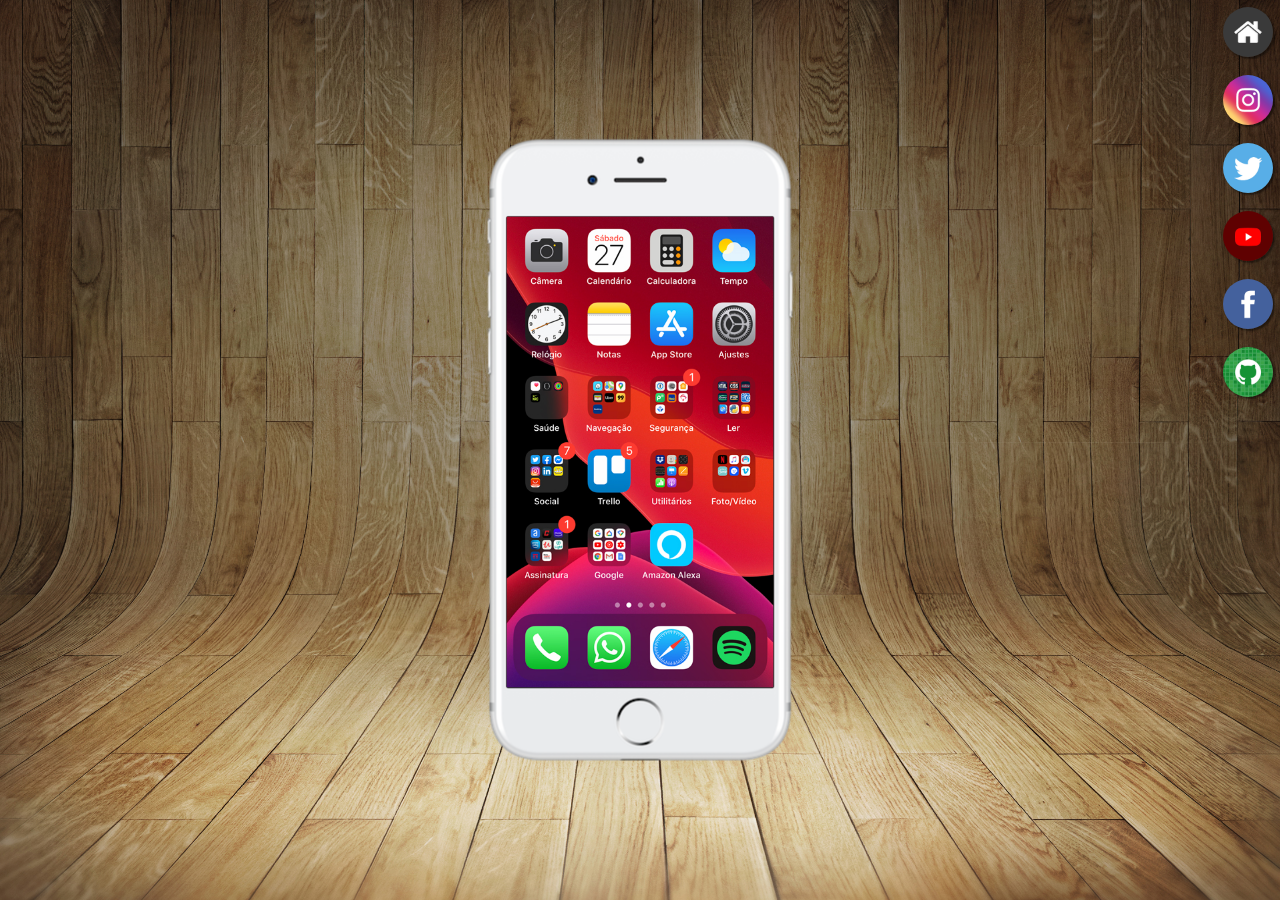
<file: index.html>
<!DOCTYPE html>
<html lang="pt-br">
<head>
    <meta charset="UTF-8">
    <meta name="viewport" content="width=device-width, initial-scale=1.0">
    <title>Projeto Redes Sociais</title>
    <link rel="shortcut icon" href="favicon.ico" type="image/x-icon">
    <link rel="stylesheet" href="estilos/style.css">
</head>
<body>
   <main>
       <section id="telefone">
        <iframe src="home.html" name="tela" id="tela" frameborder="">
            Seu navegador não é compativél com isso... :(
        </iframe>
       </section>

       <section id="redes-sociais">
        <a href="home.html" target="tela"><img src="imagens/logo-home.jpg" alt="logo home"></a> <br>
        <a href="instagram.html" target="tela"><img src="imagens/logo-instagram.jpg" alt="logo instagram"></a> <br>
        <a href="twitter.html" target="tela"><img src="imagens/logo-twitter.jpg" alt="logo twitter"></a> <br>
        <a href="youtube.html" target="tela"><img src="imagens/logo-youtube.jpg" alt="logo youtube"></a> <br>
        <a href="facebook.html" target="tela"><img src="imagens/logo-facebook.jpg" alt="logo facebook"></a> <br>
        <a href="github.html" target="tela"><img src="imagens/logo-github.jpg" alt="logo github"></a> <br>
       </section>
   </main>
</body>
</html>
</file>
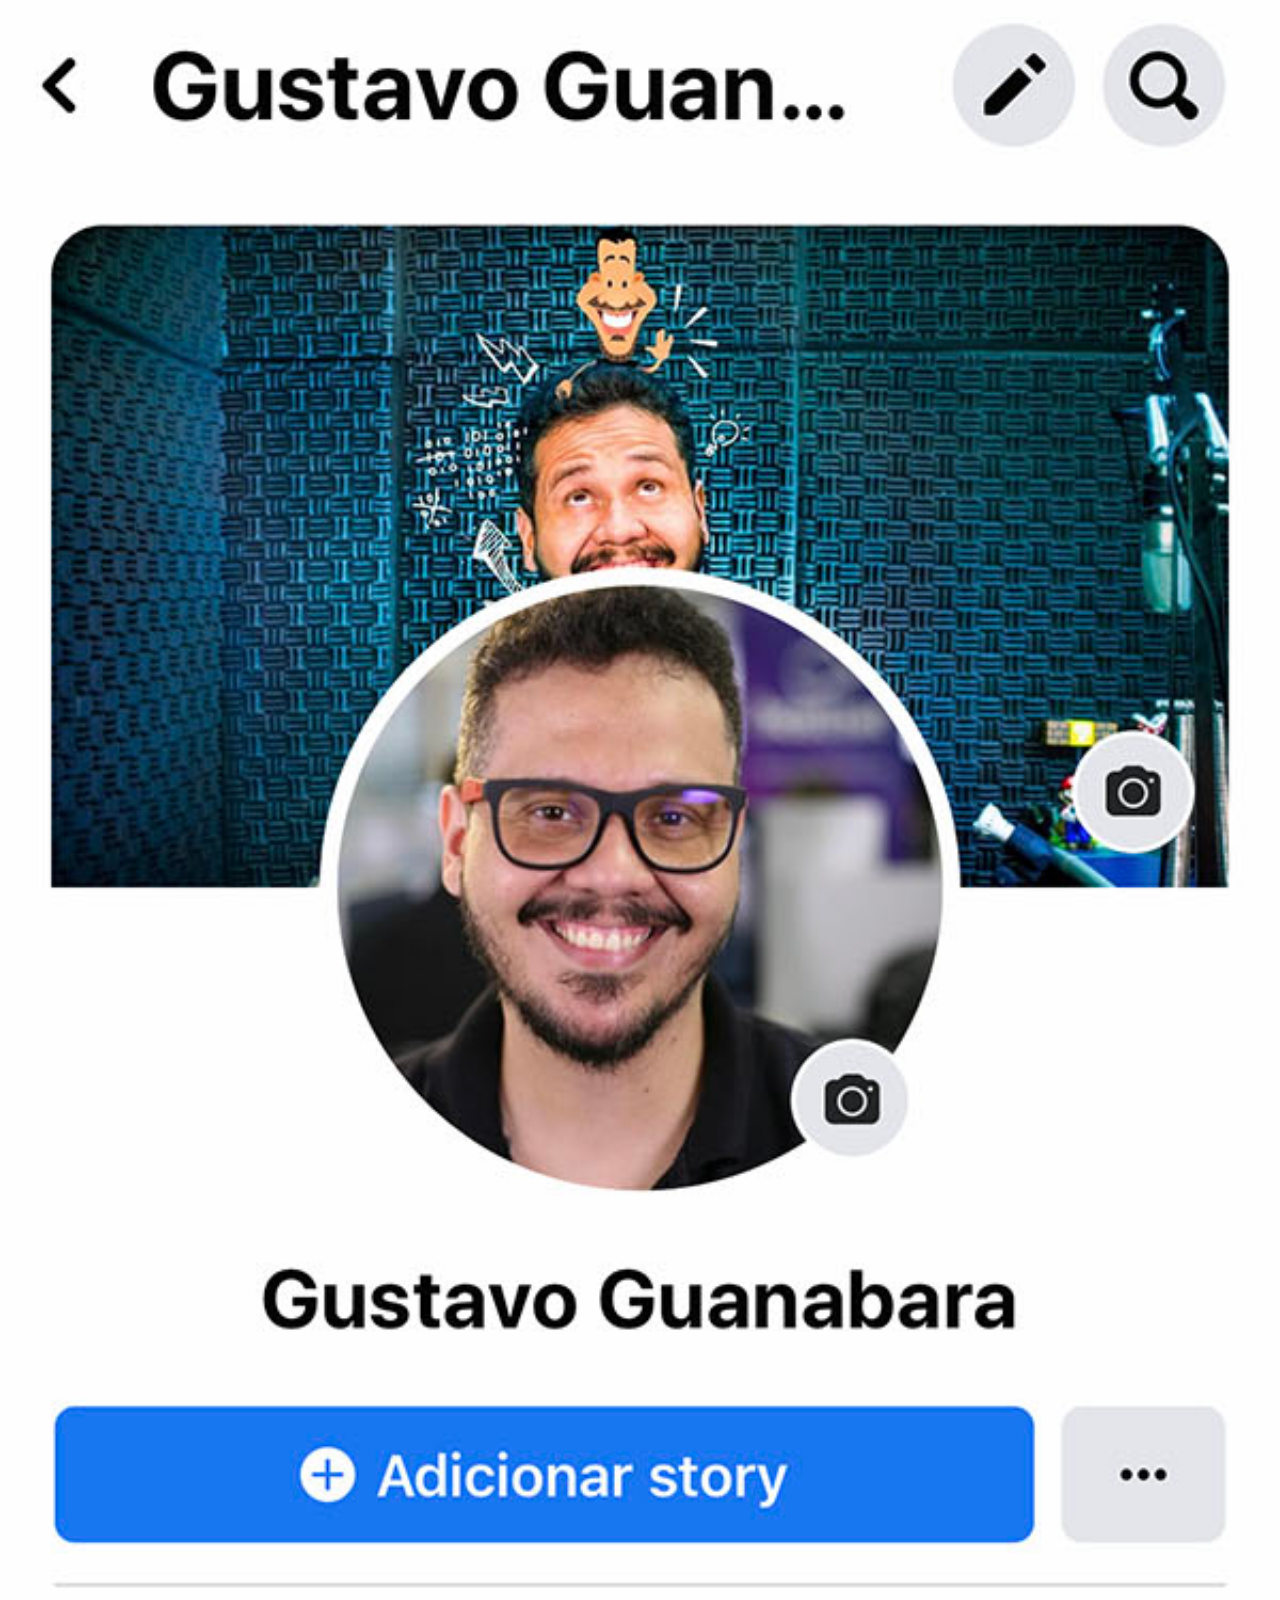
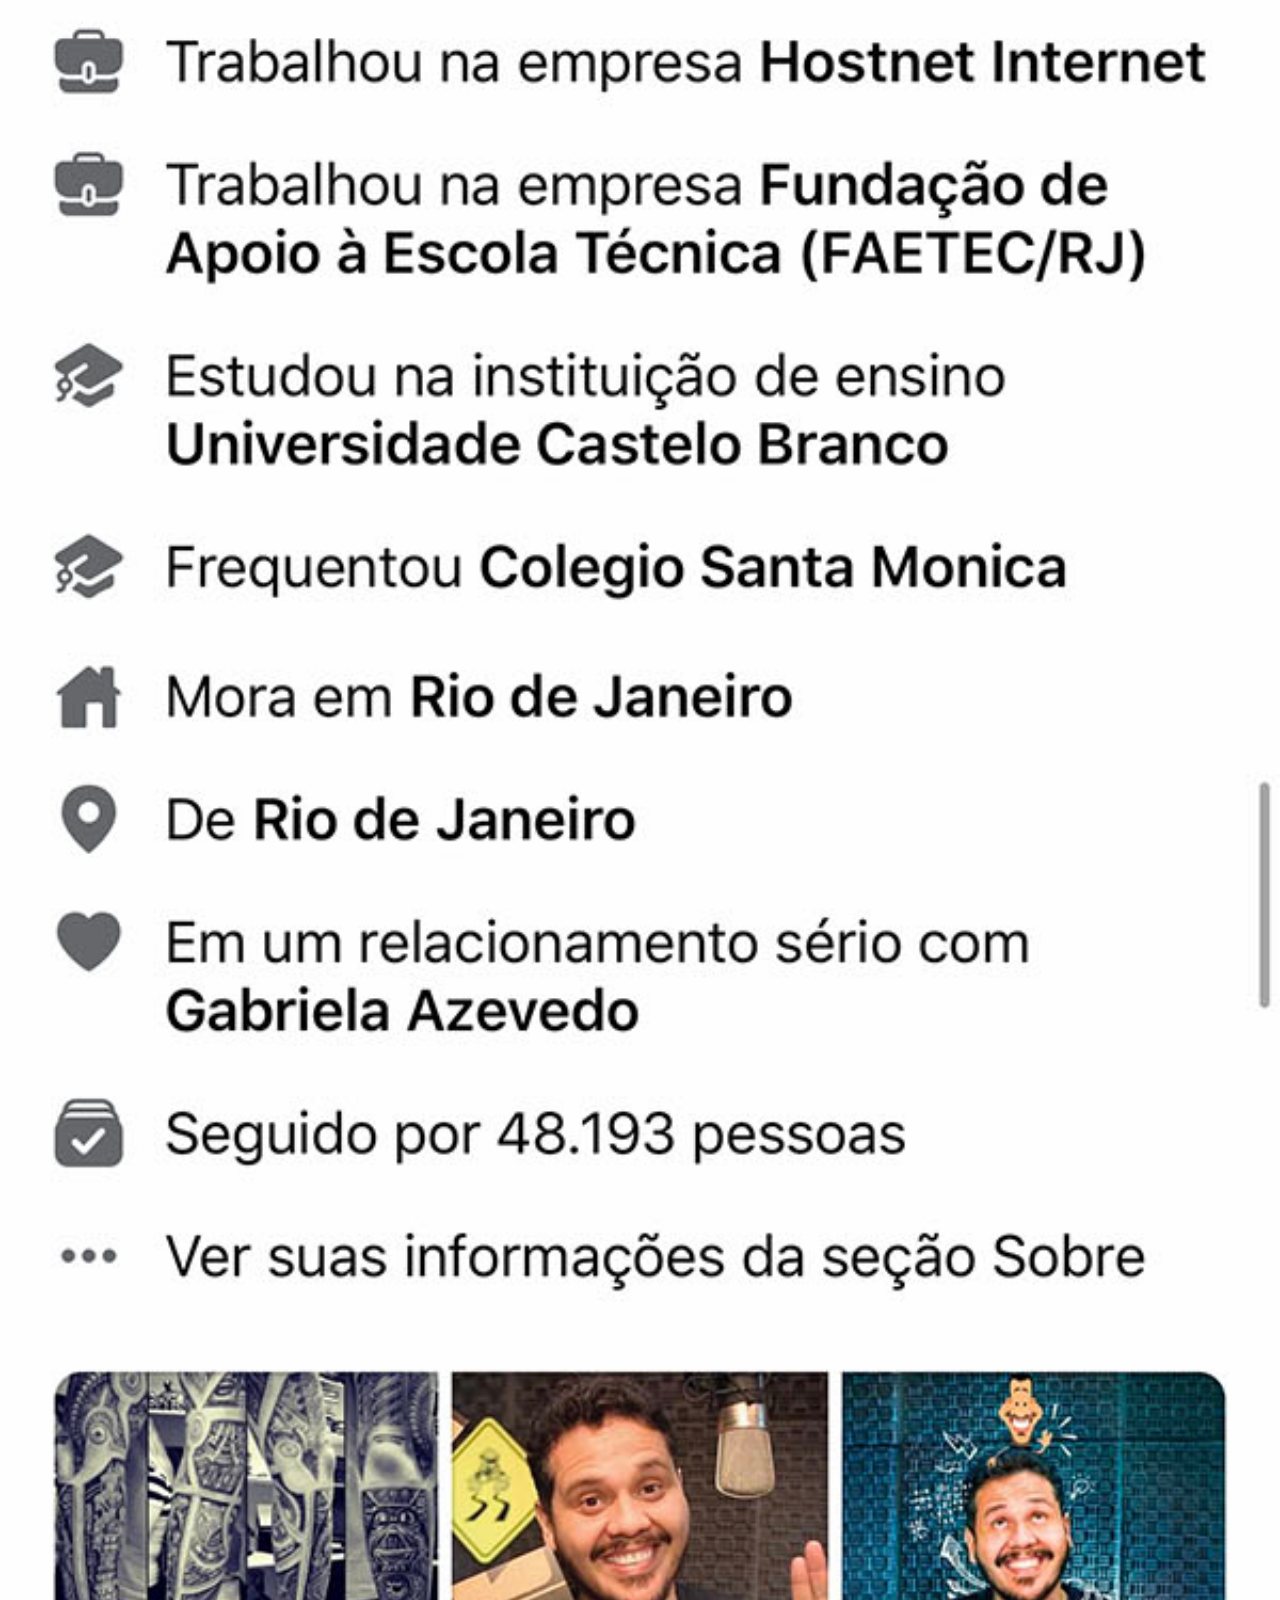
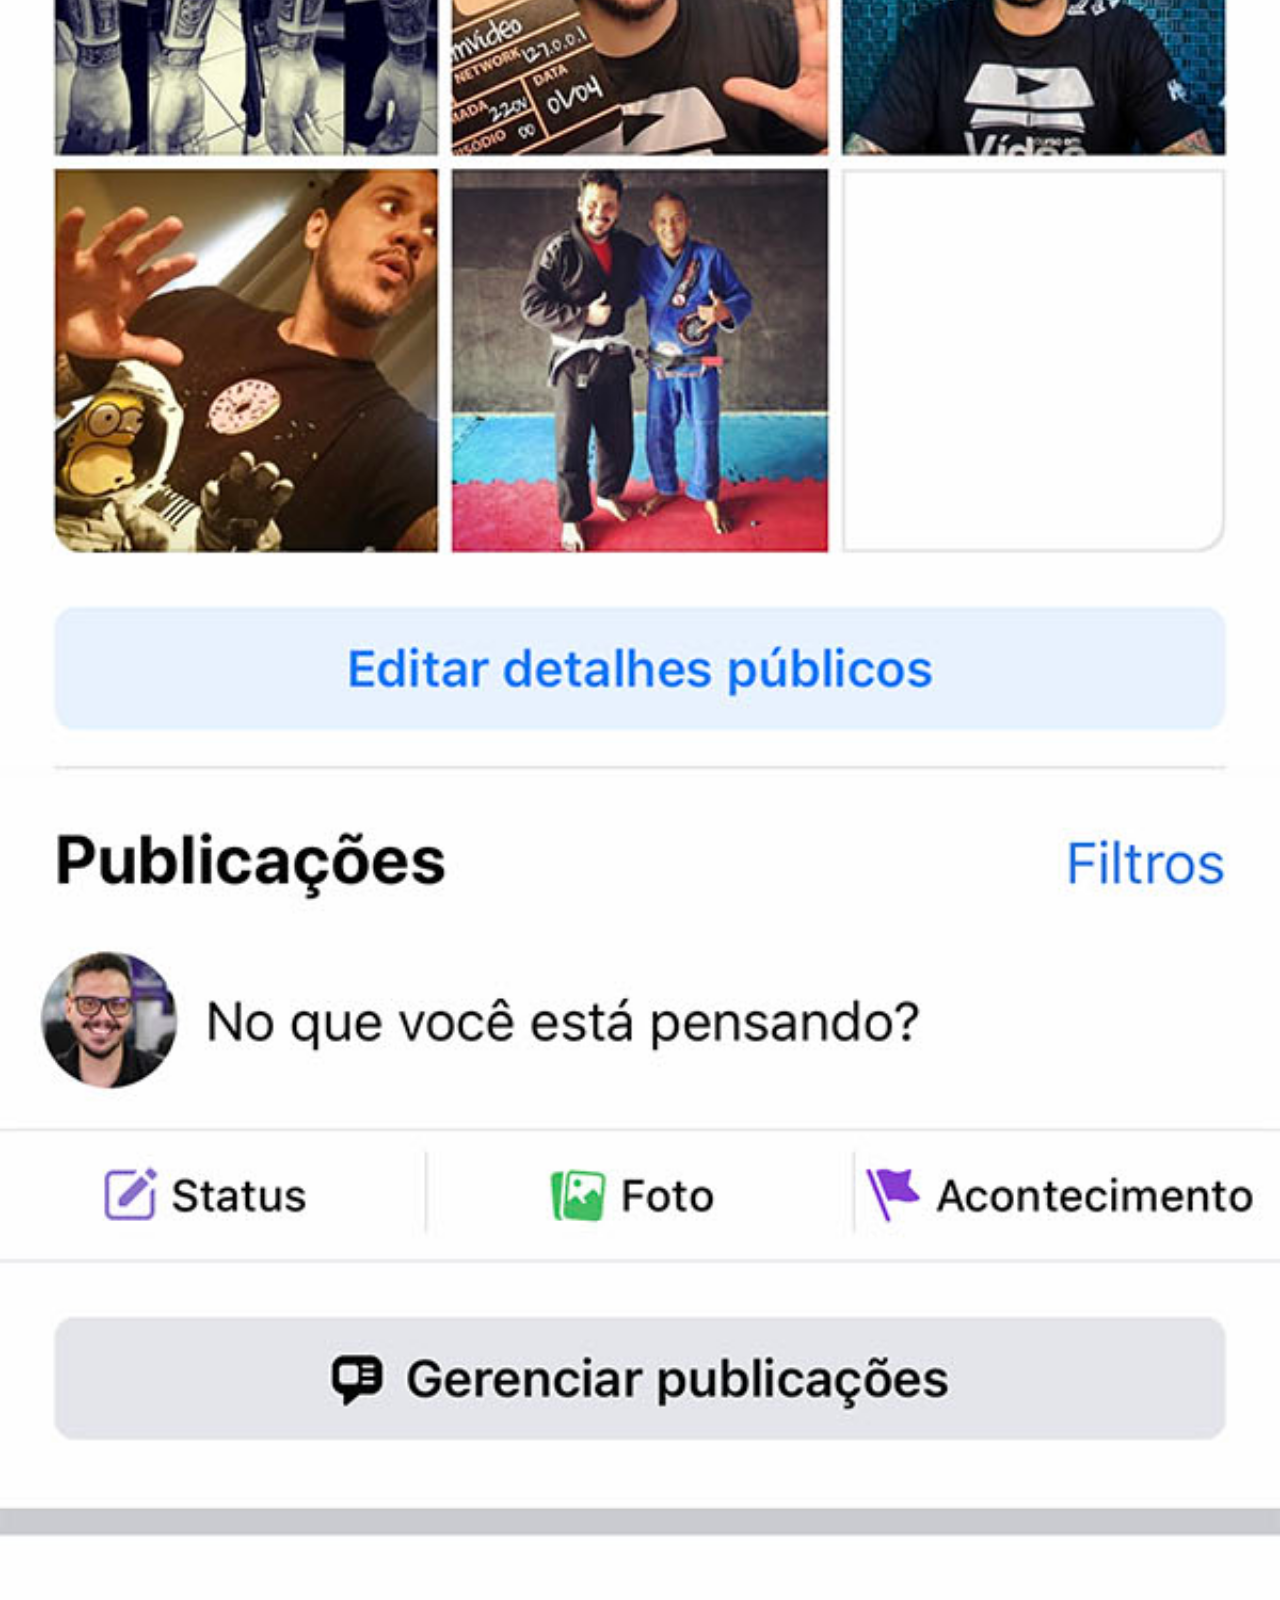
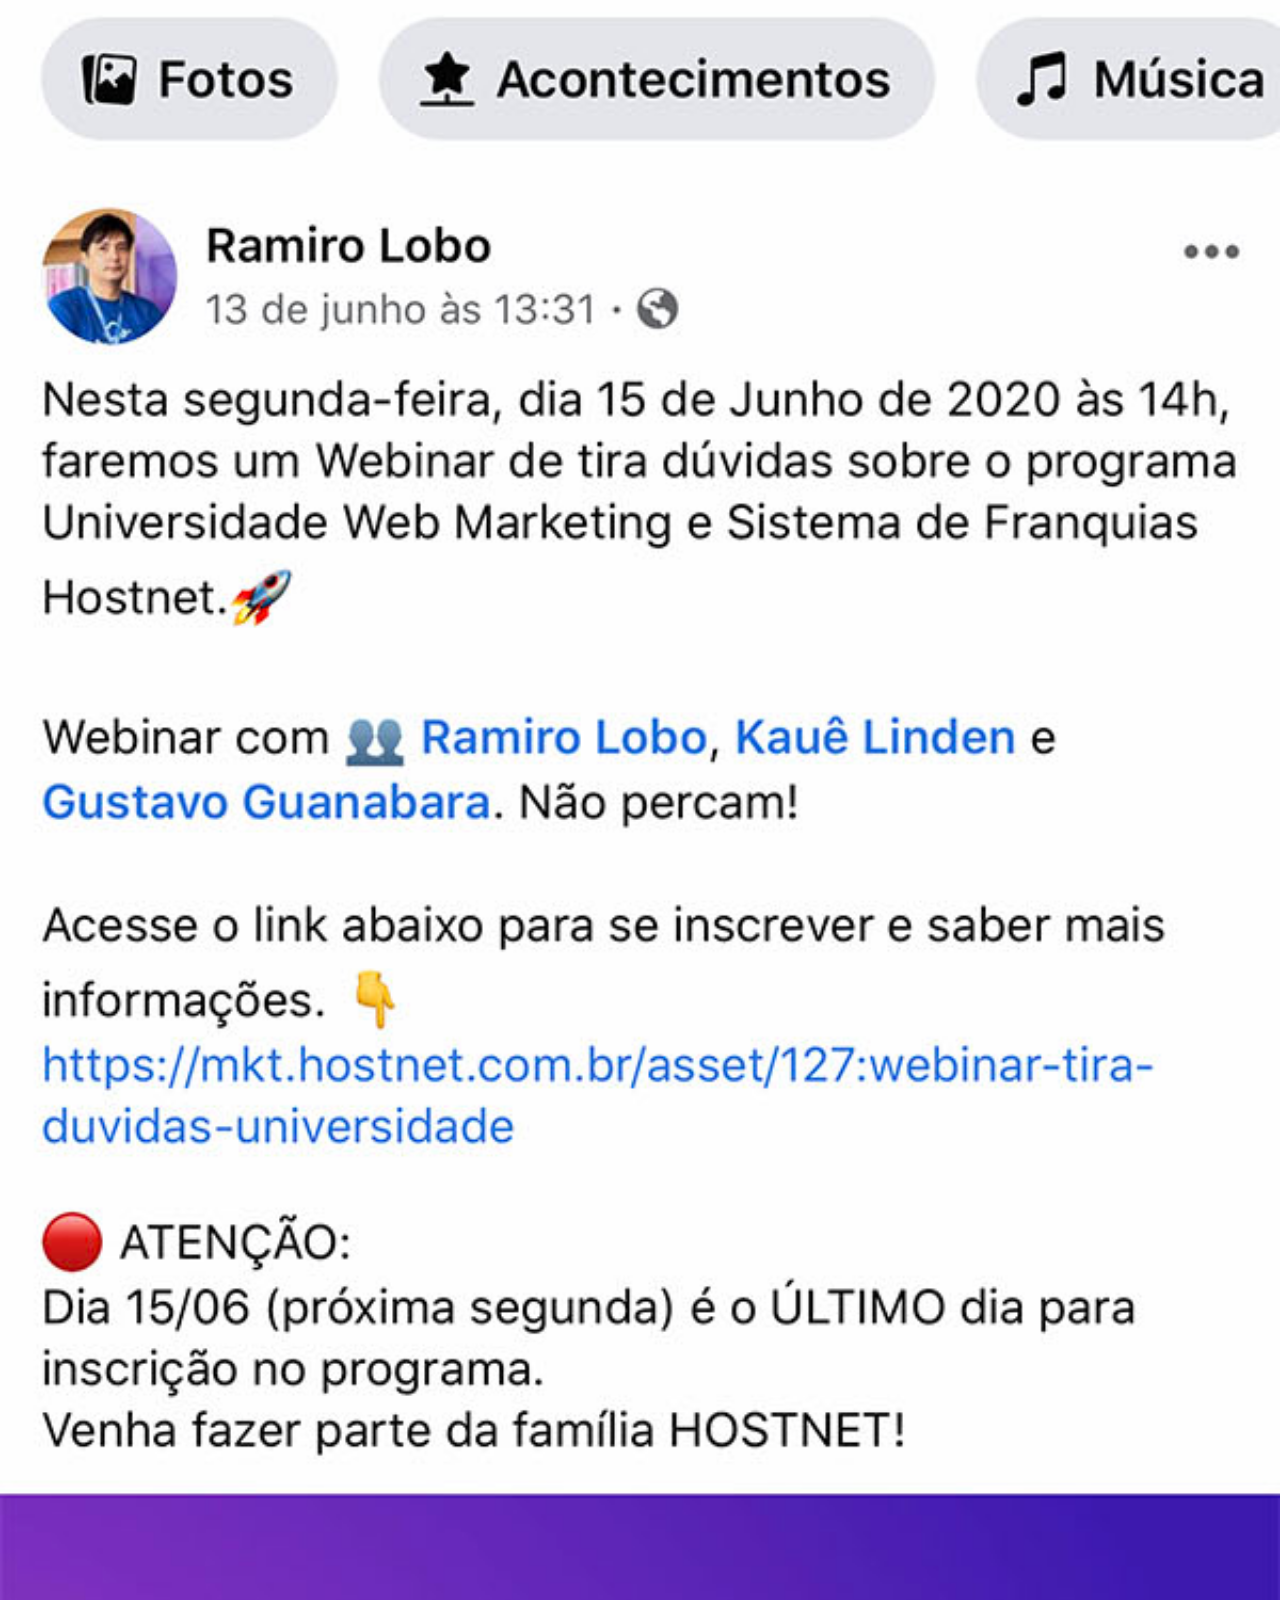
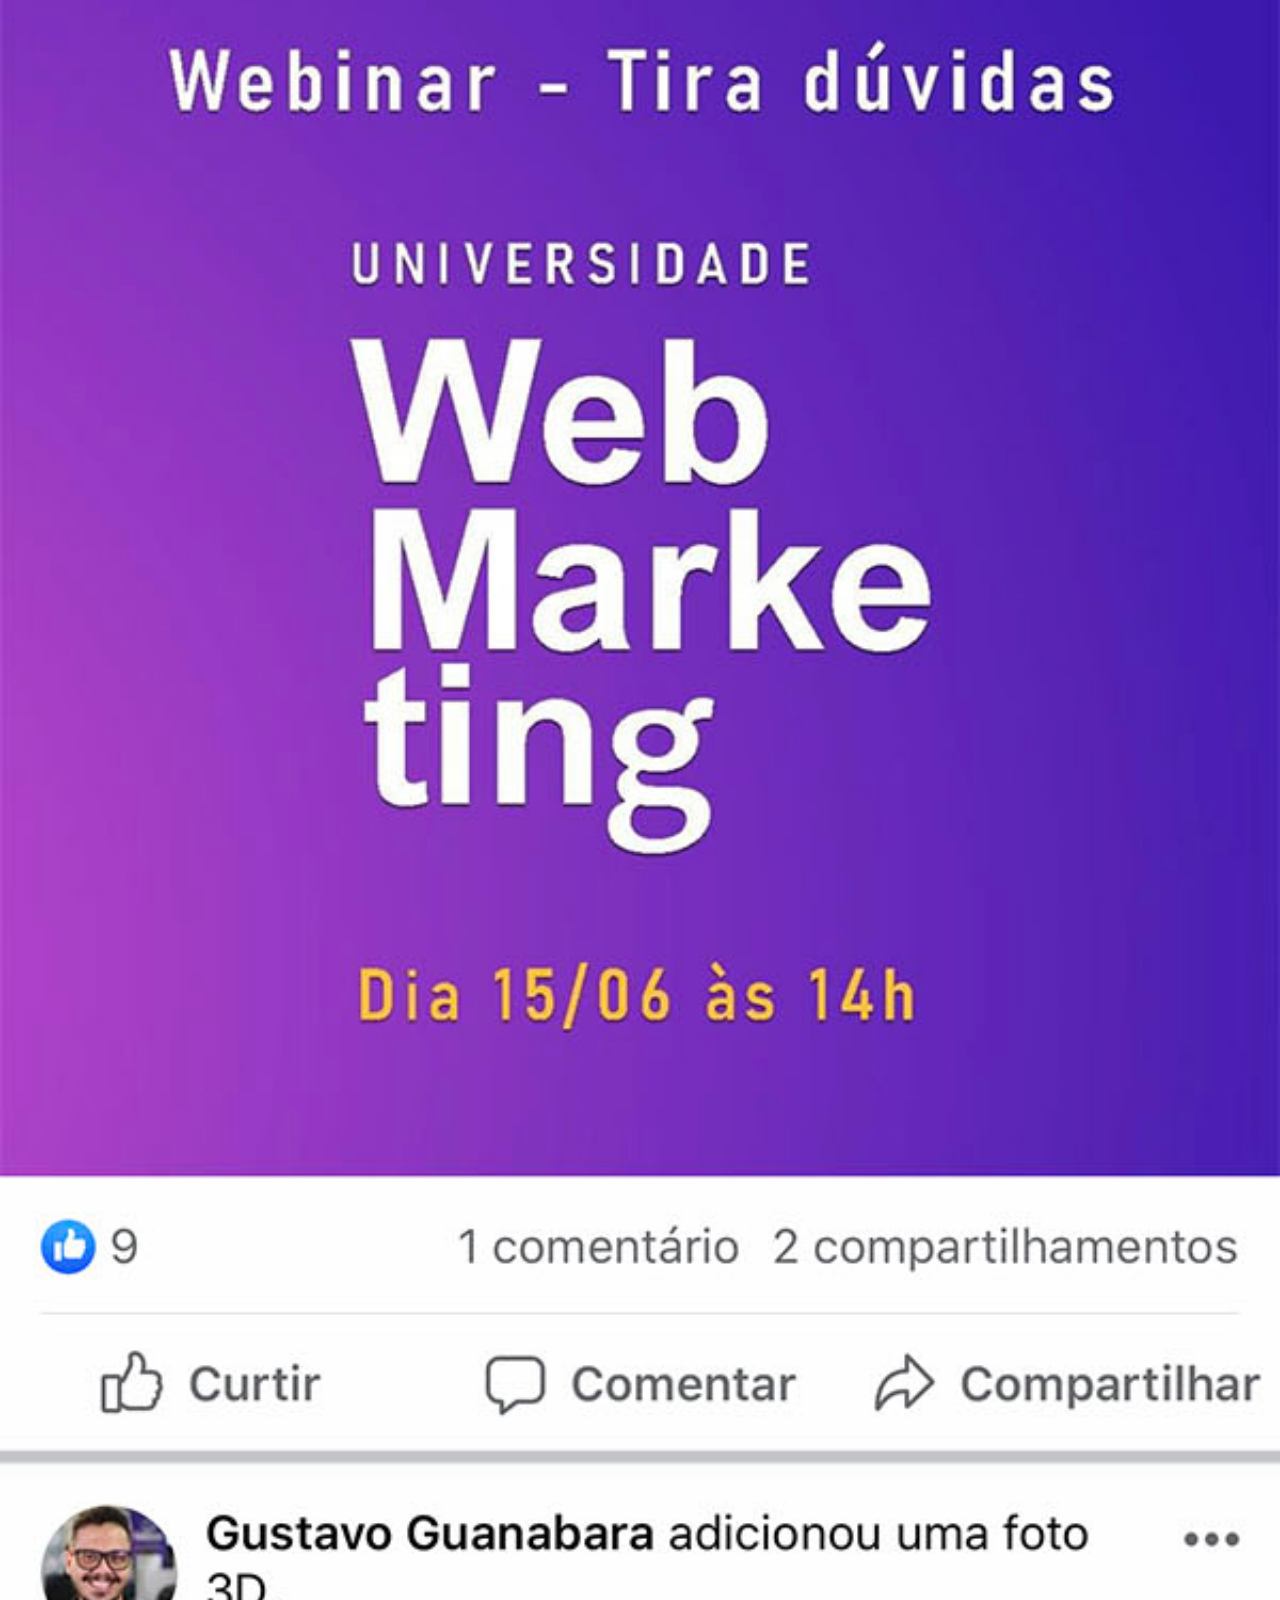
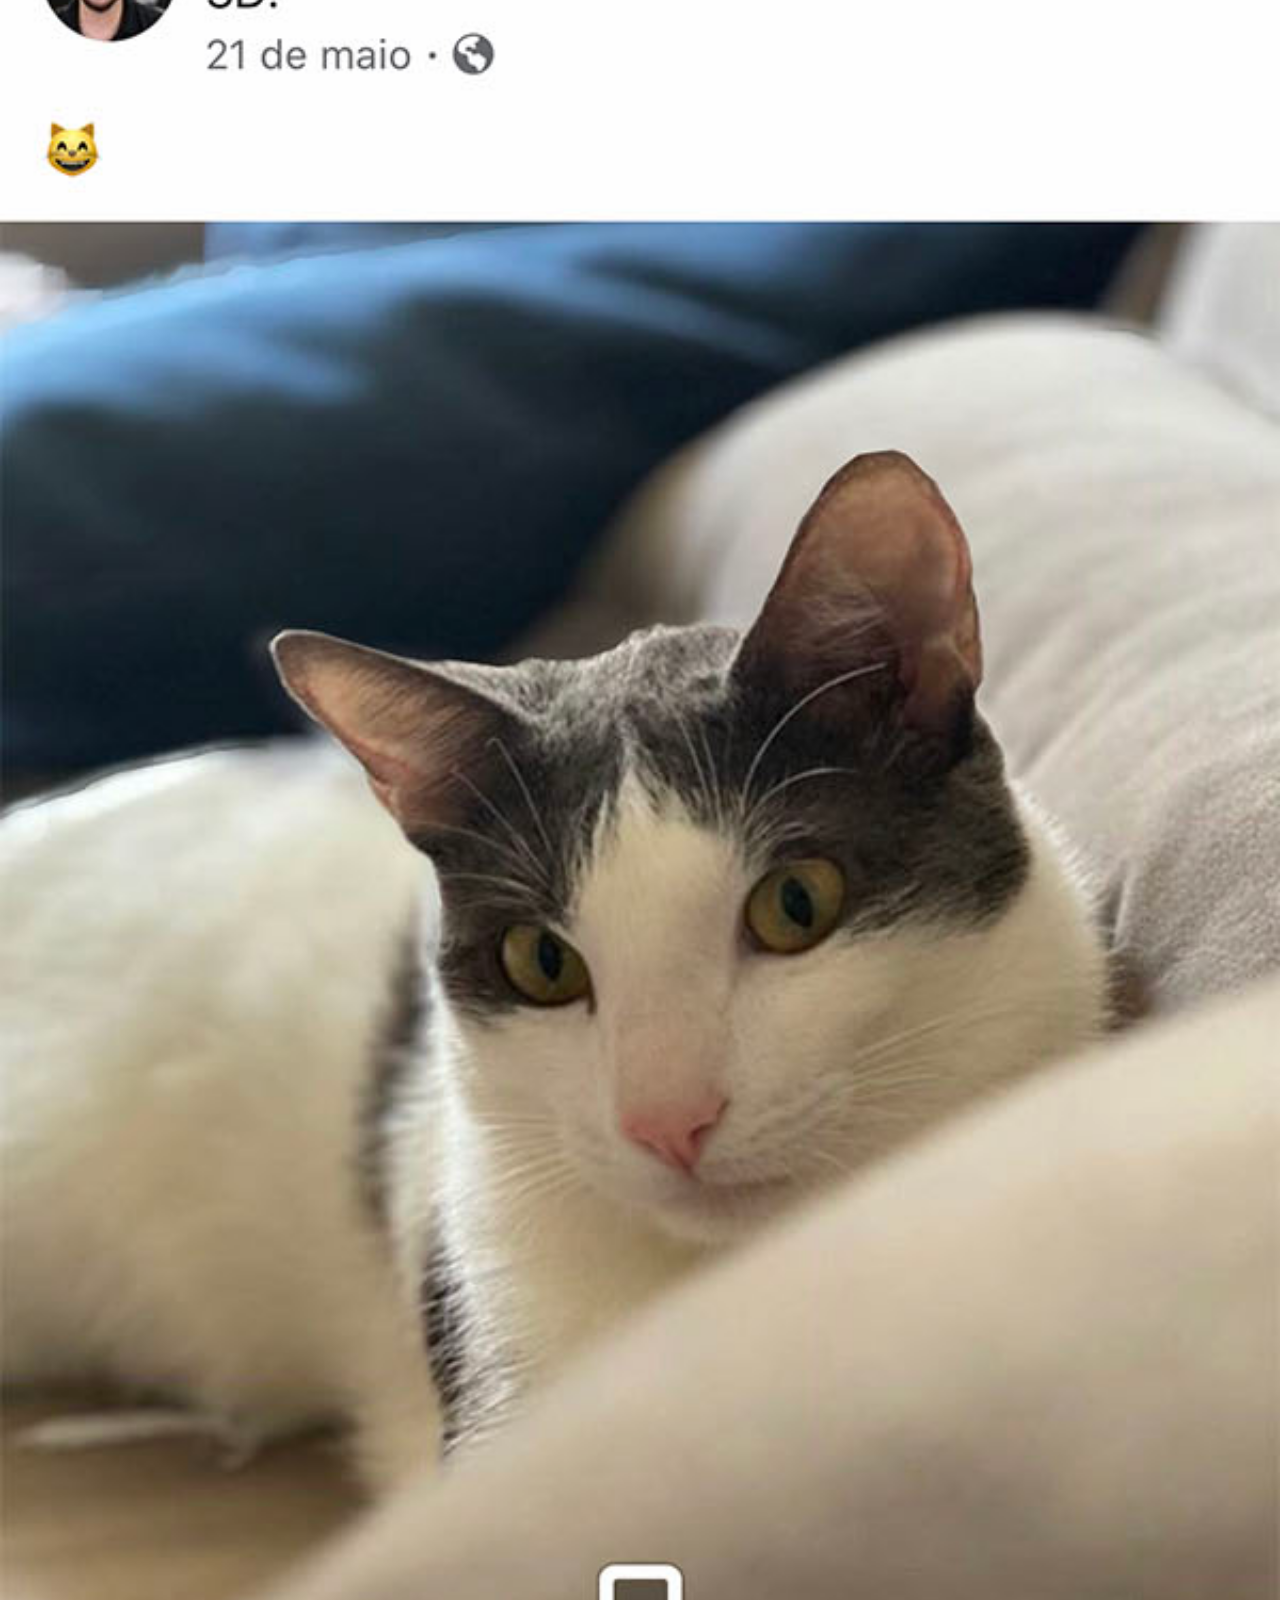
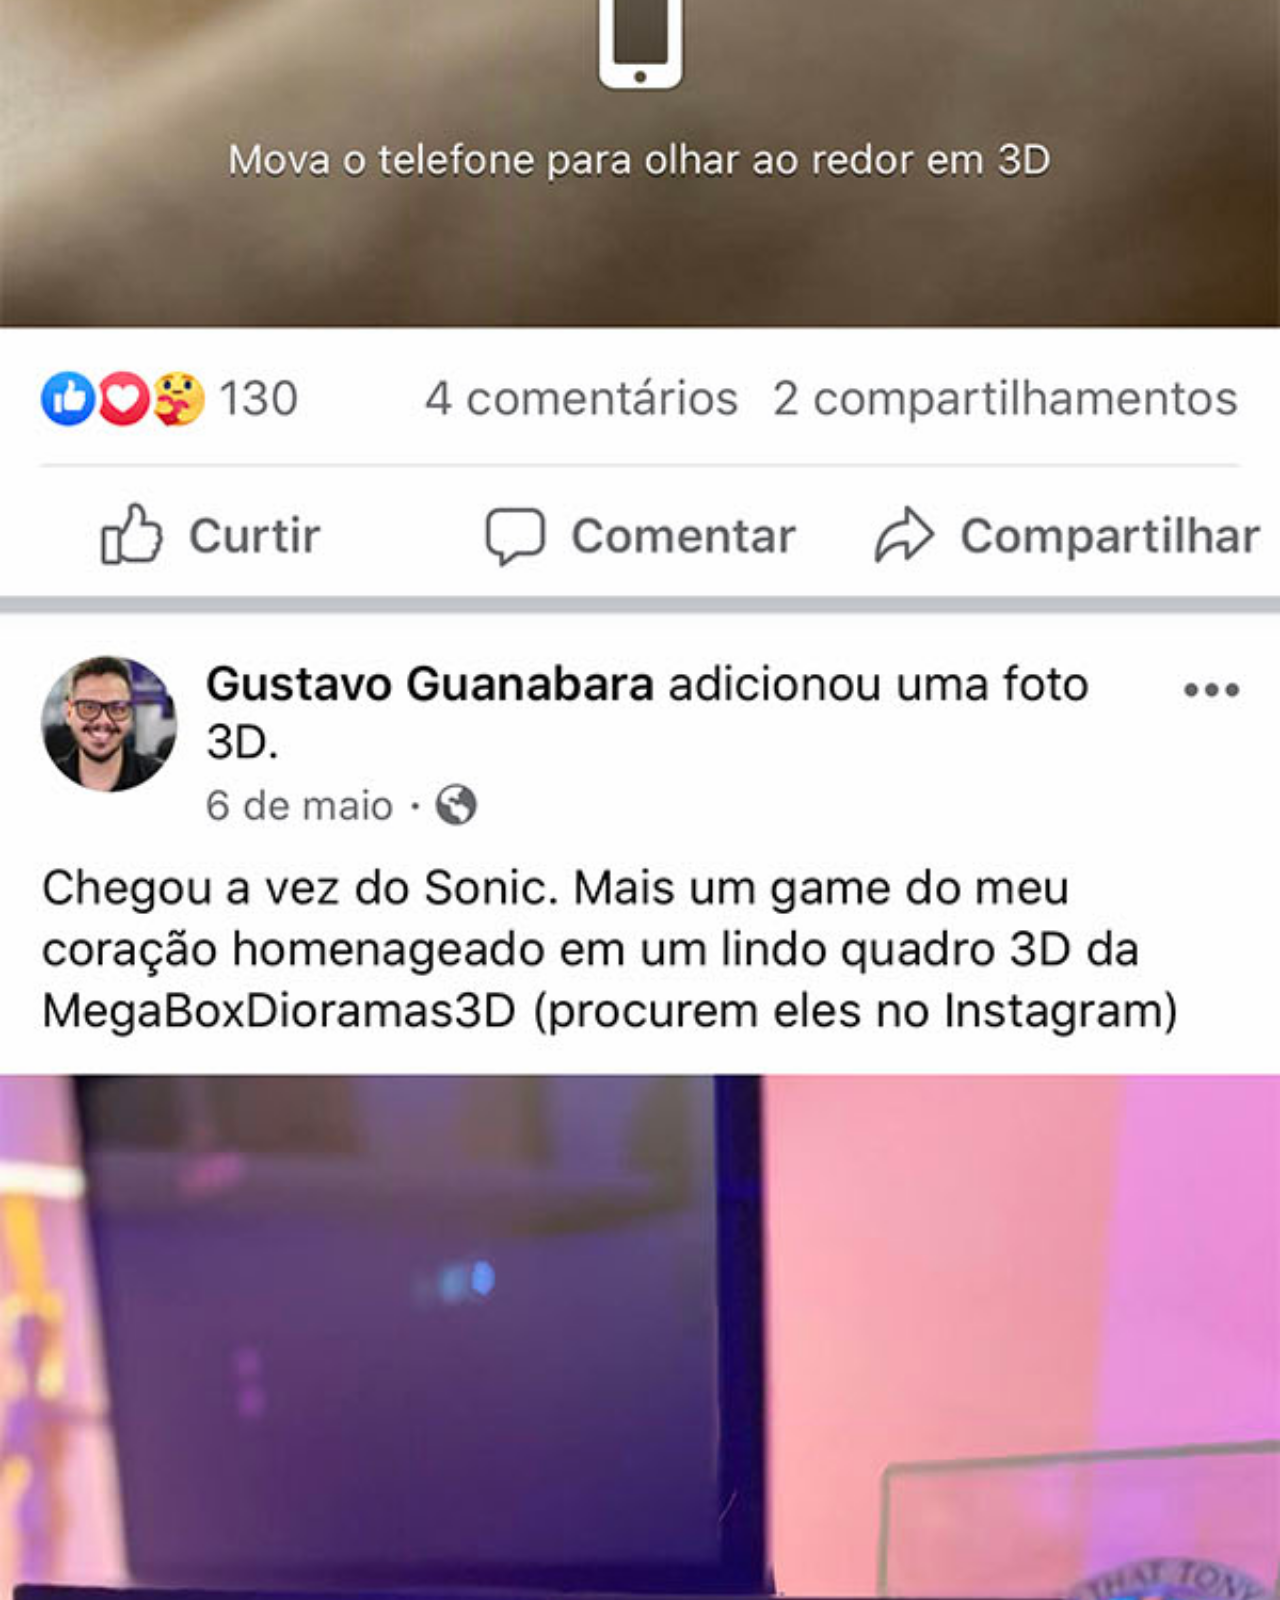
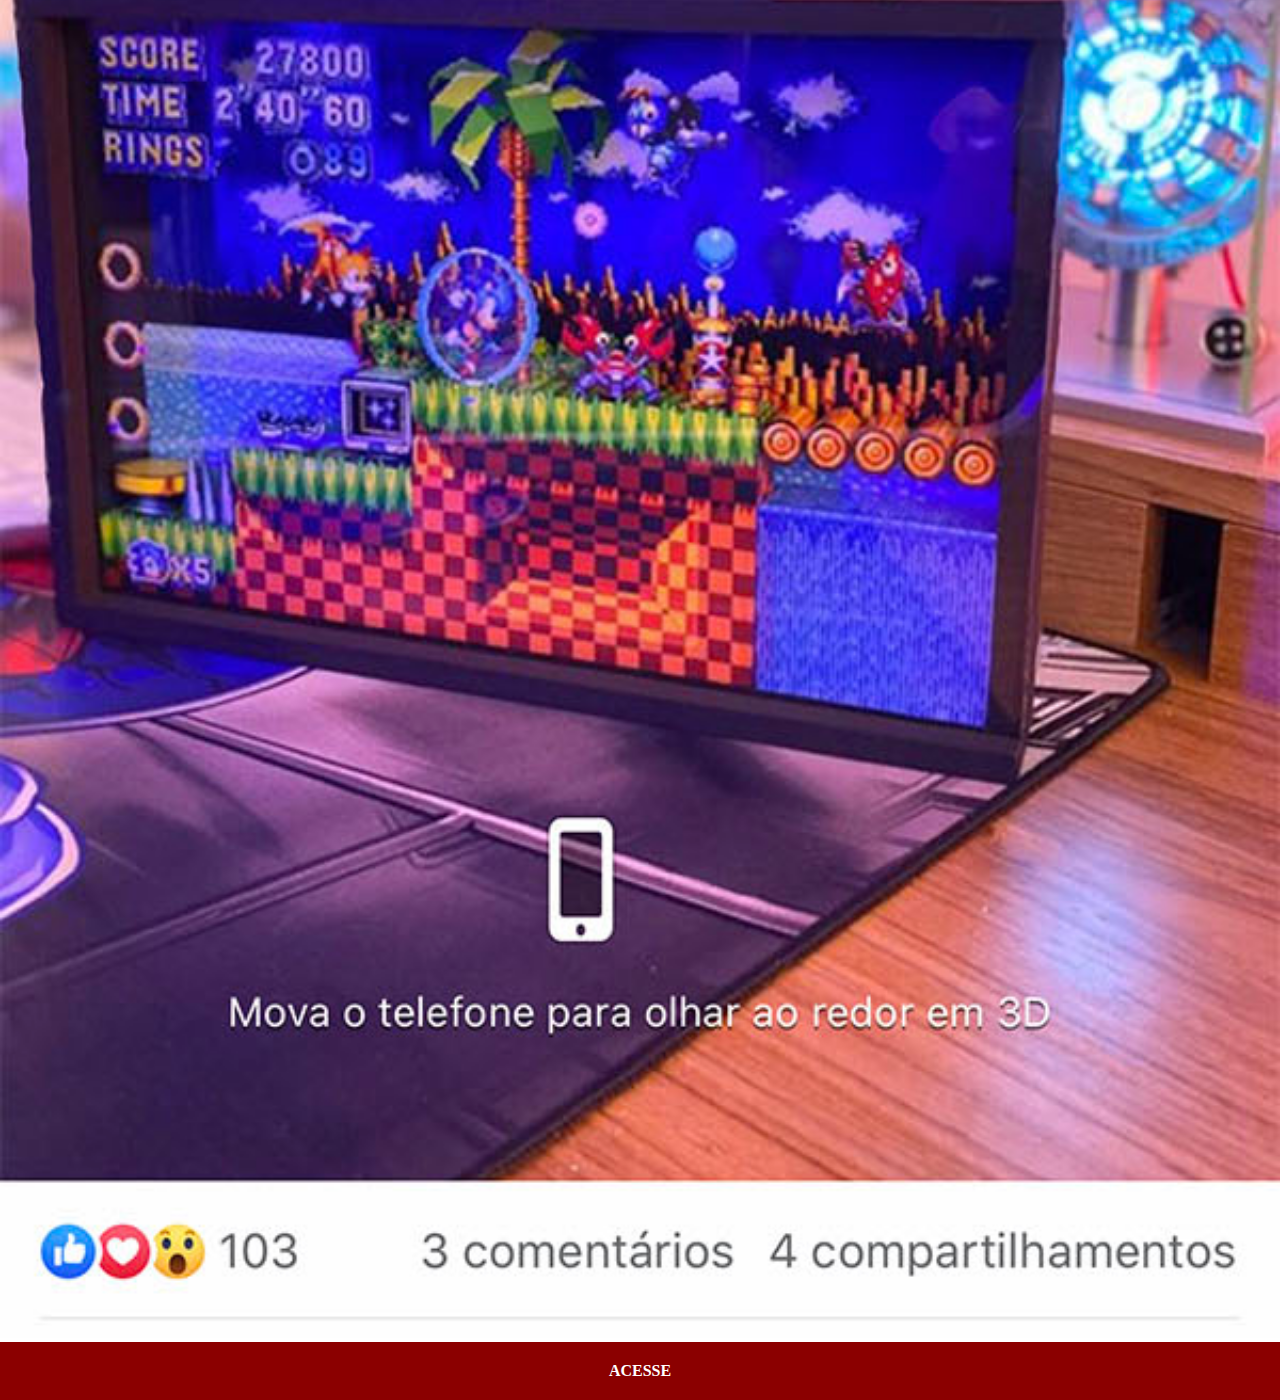
<file: facebook.html>
<!DOCTYPE html>
<html lang="pt-br">
<head>
    <meta charset="UTF-8">
    <meta name="viewport" content="width=device-width, initial-scale=1.0">
    <title>Facebook</title>
    <link rel="stylesheet" href="estilos/social.css">
</head>
<body>
    <img src="imagens/tela-facebook.jpg" alt="Imagen do meu Facebook">
    <a href="#" target="_blank">ACESSE</a>
</body>
</html>
</file>
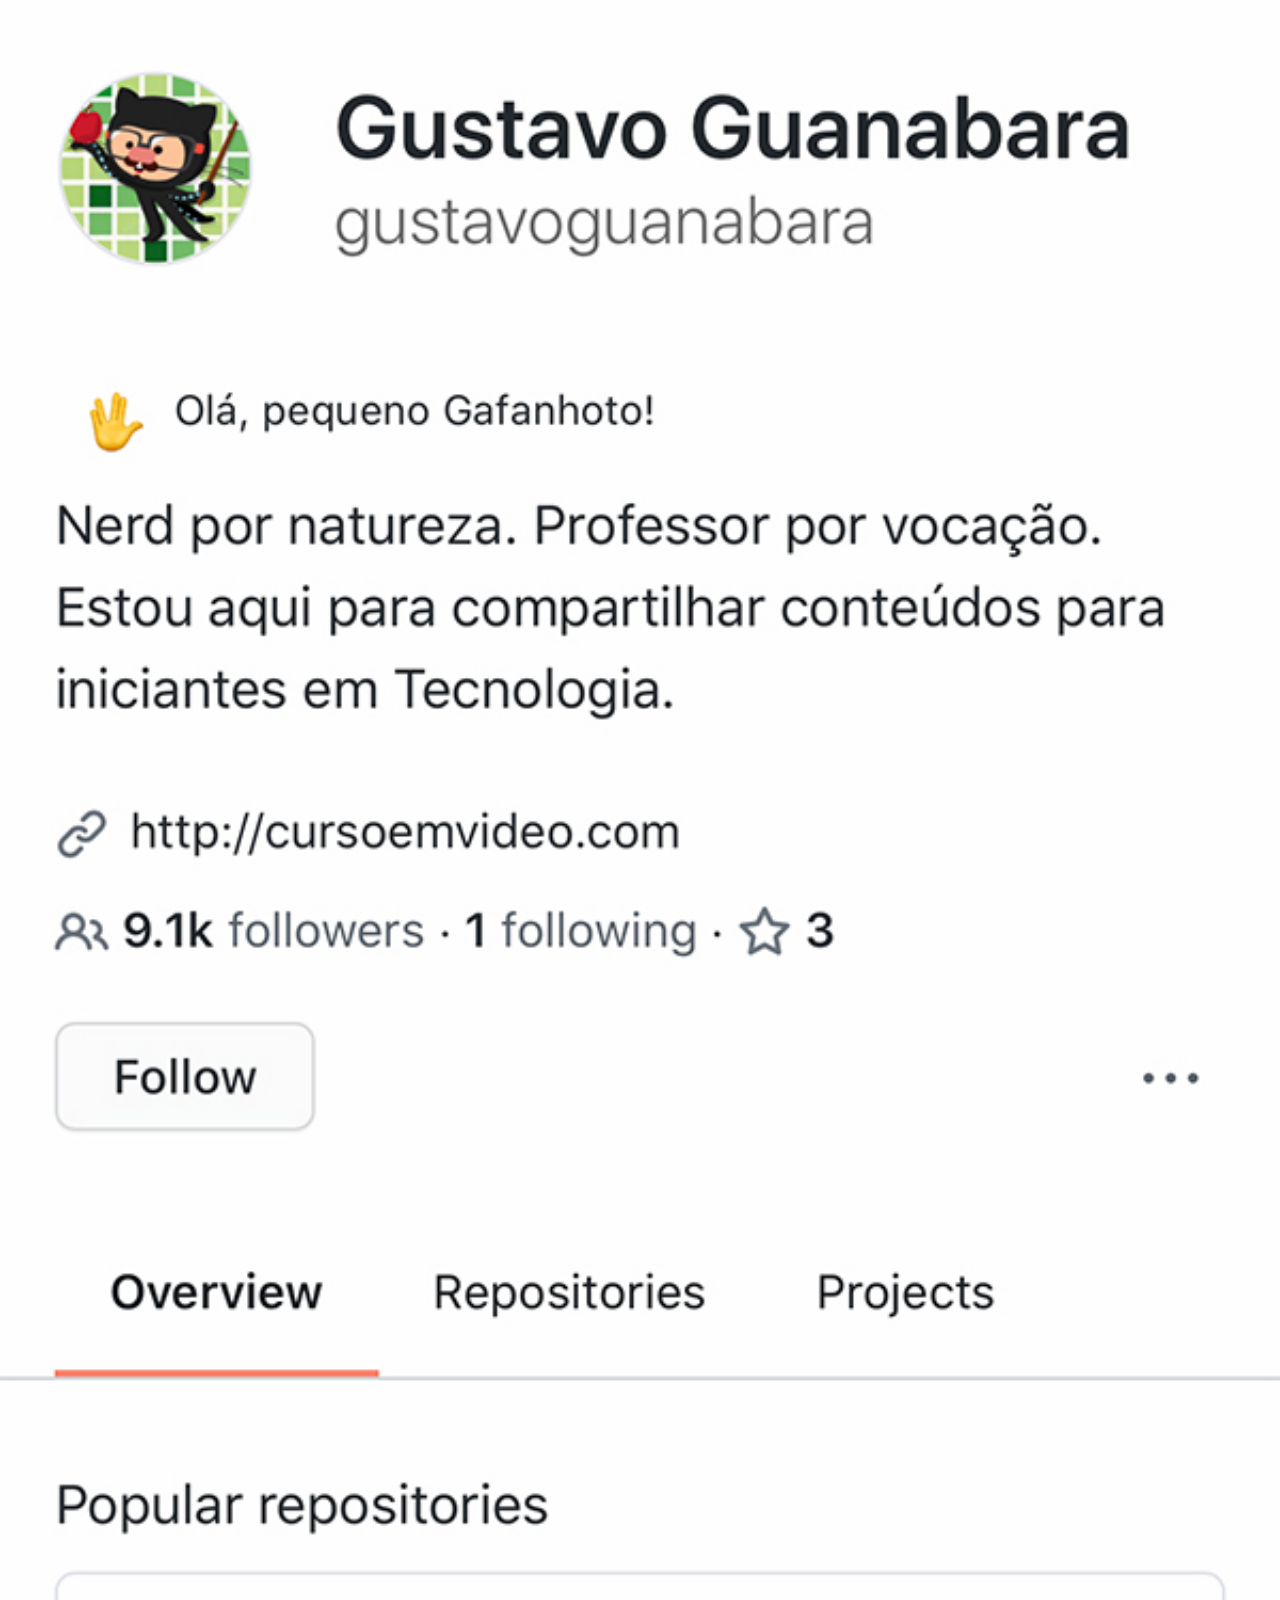
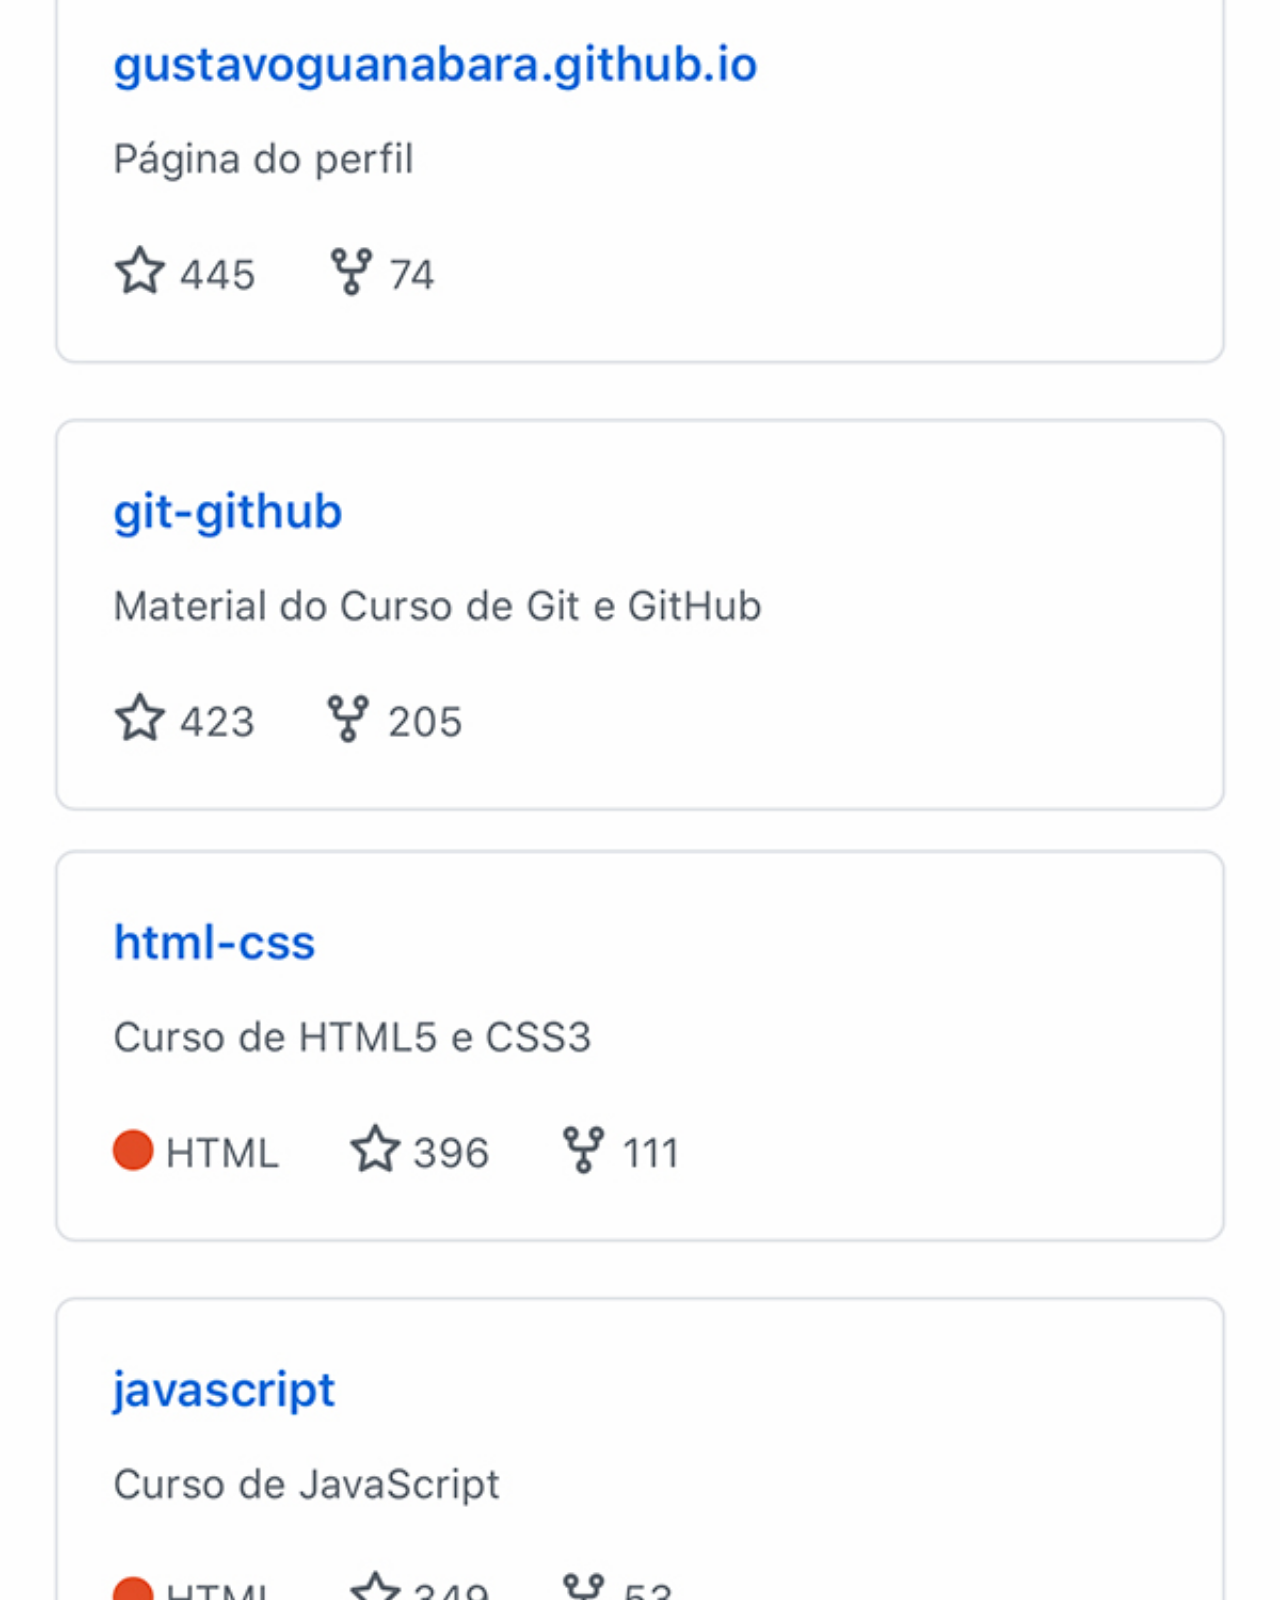
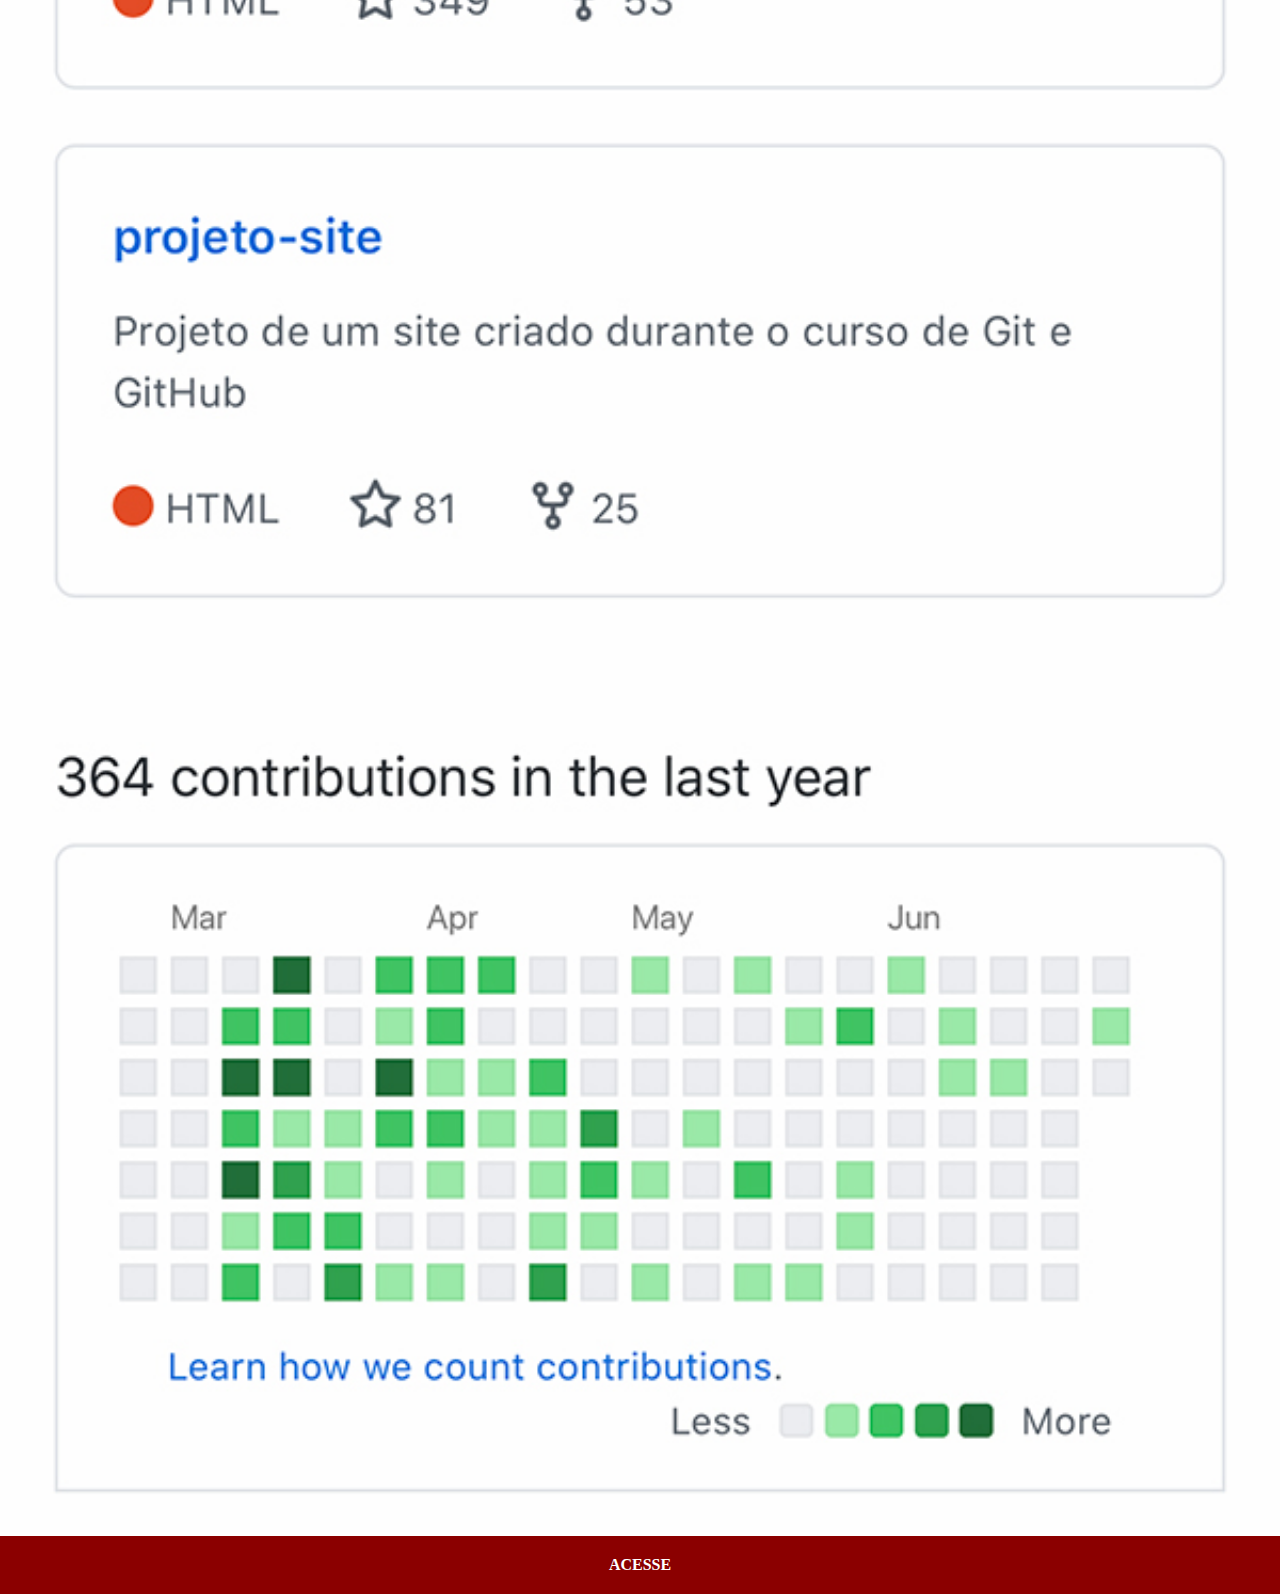
<file: github.html>
<!DOCTYPE html>
<html lang="pt-br">
<head>
    <meta charset="UTF-8">
    <meta name="viewport" content="width=device-width, initial-scale=1.0">
    <title>GitHub</title>
    <link rel="stylesheet" href="estilos/social.css">
</head>
<body>
    <img src="imagens/tela-github.jpg" alt="Imagen do meu Github">
    <a href="#" target="_blank">ACESSE</a>
</body>
</html>
</file>
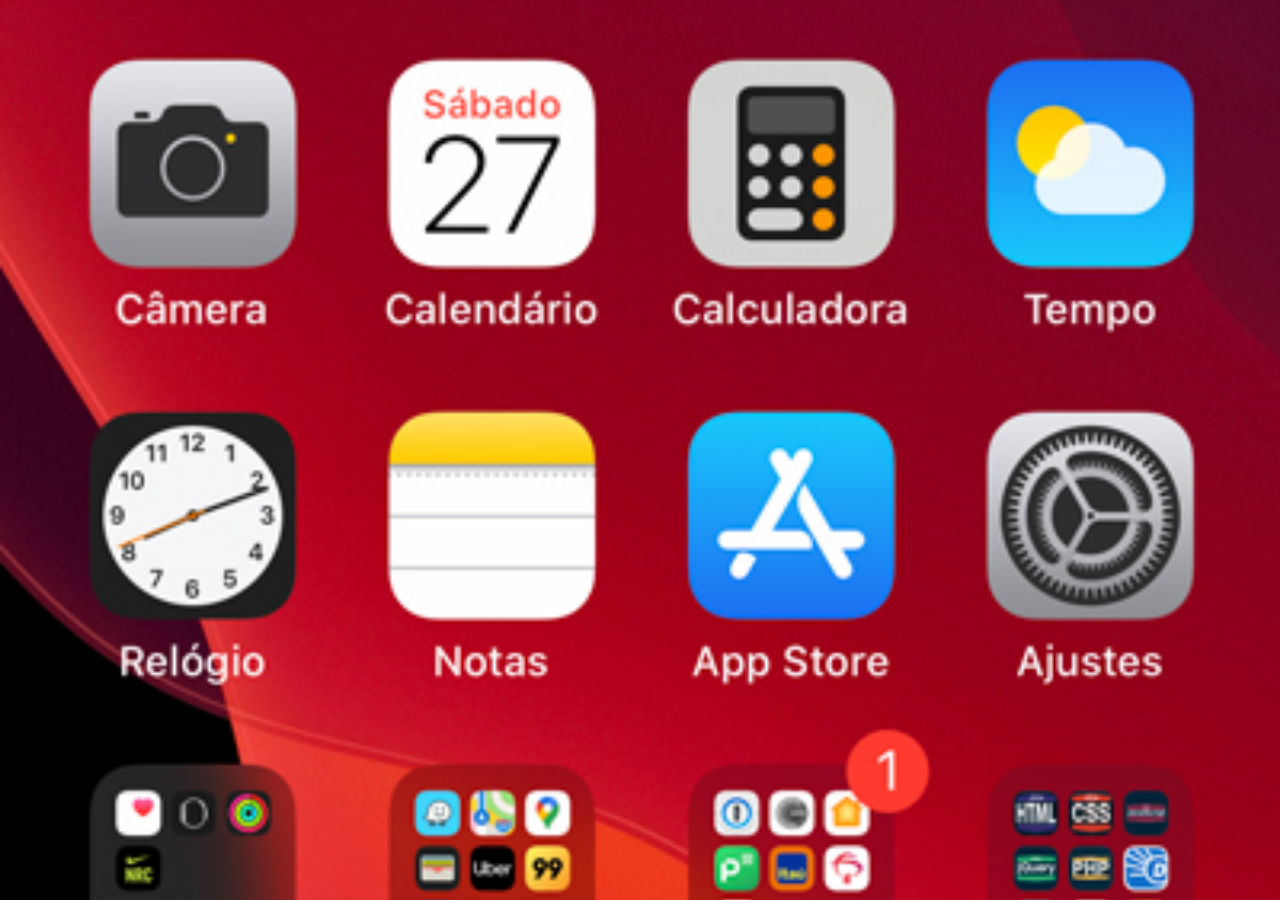
<file: home.html>
<!DOCTYPE html>
<html lang="pt-br">
<head>
    <meta charset="UTF-8">
    <meta name="viewport" content="width=device-width, initial-scale=1.0">
    <title>Home</title>
    <style>
        *{
            margin: 0px;
            padding: 0px;
        }
        body{
            height: 100vh;
            width: 100vw;
            background: black url(imagens/tela-home.jpg) no-repeat top center;
            background-size: cover;
        }
    </style>
</head>
<body>
</html>
</file>
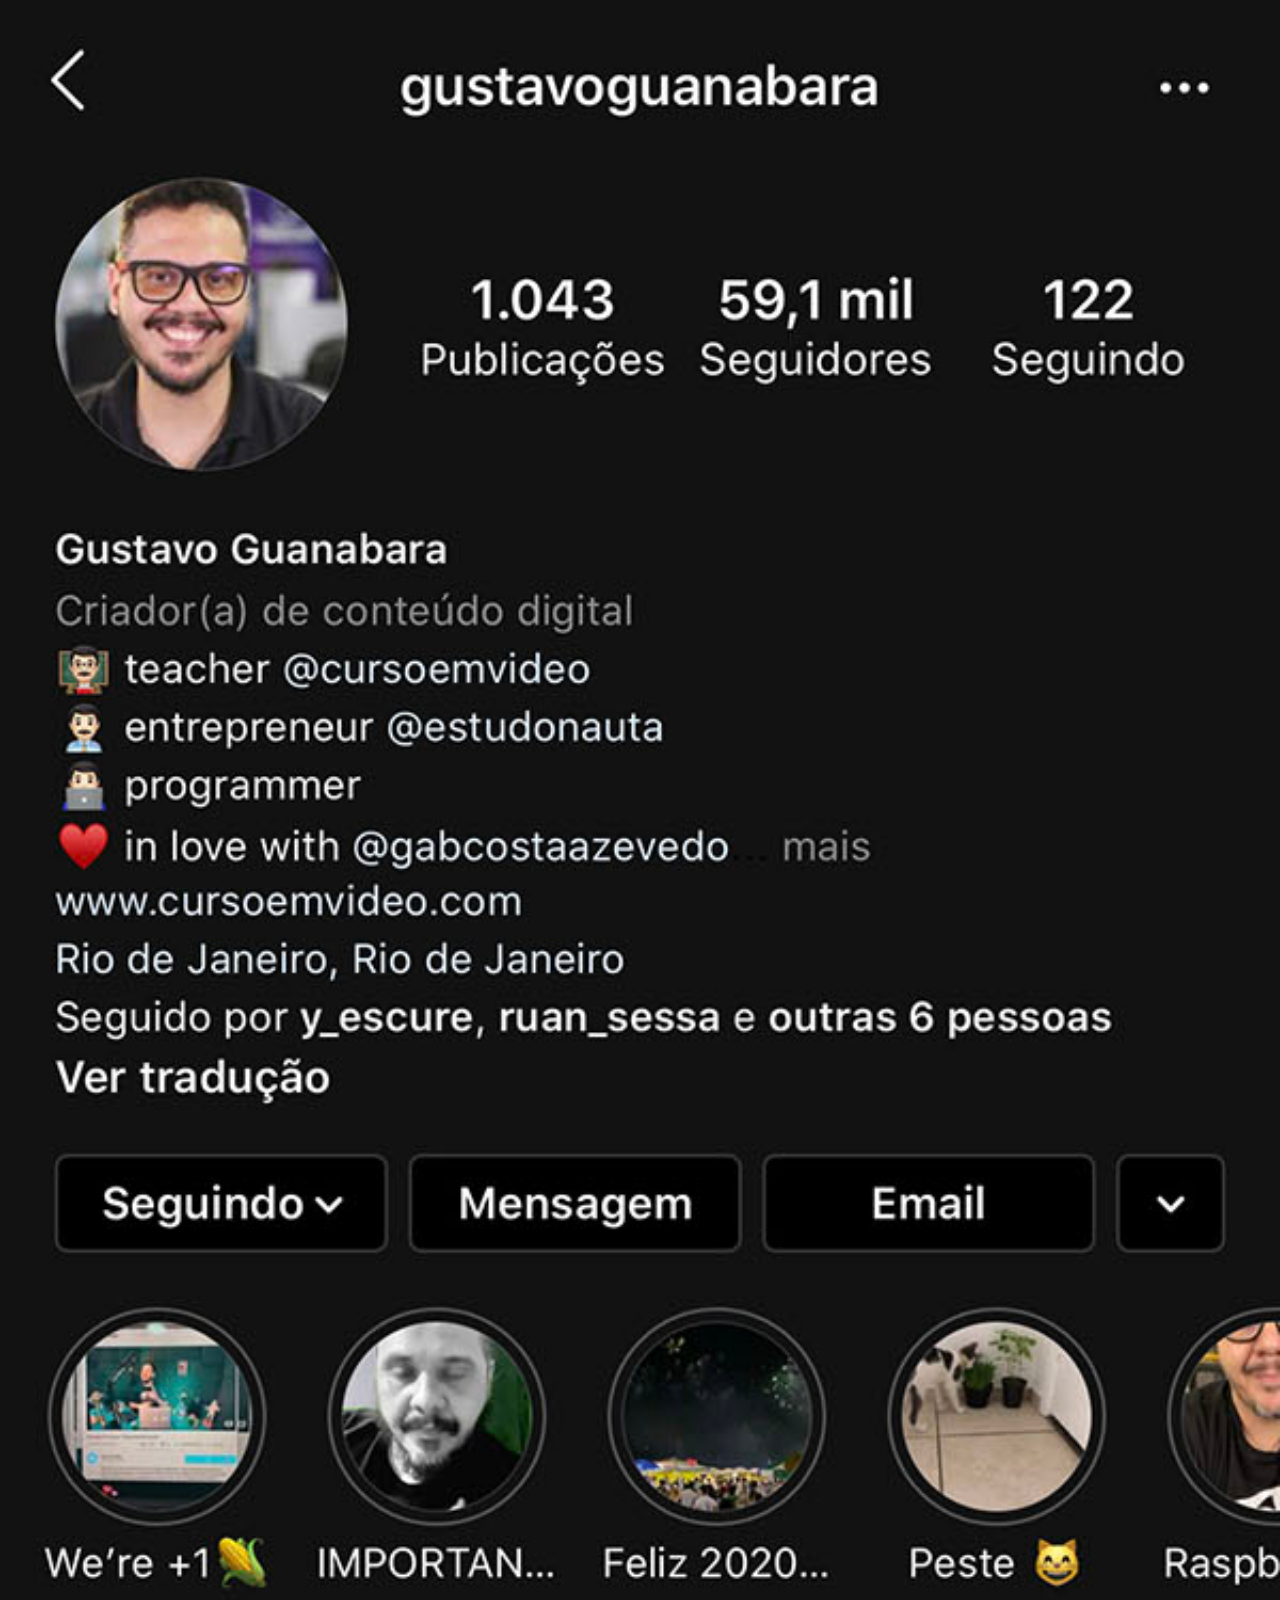
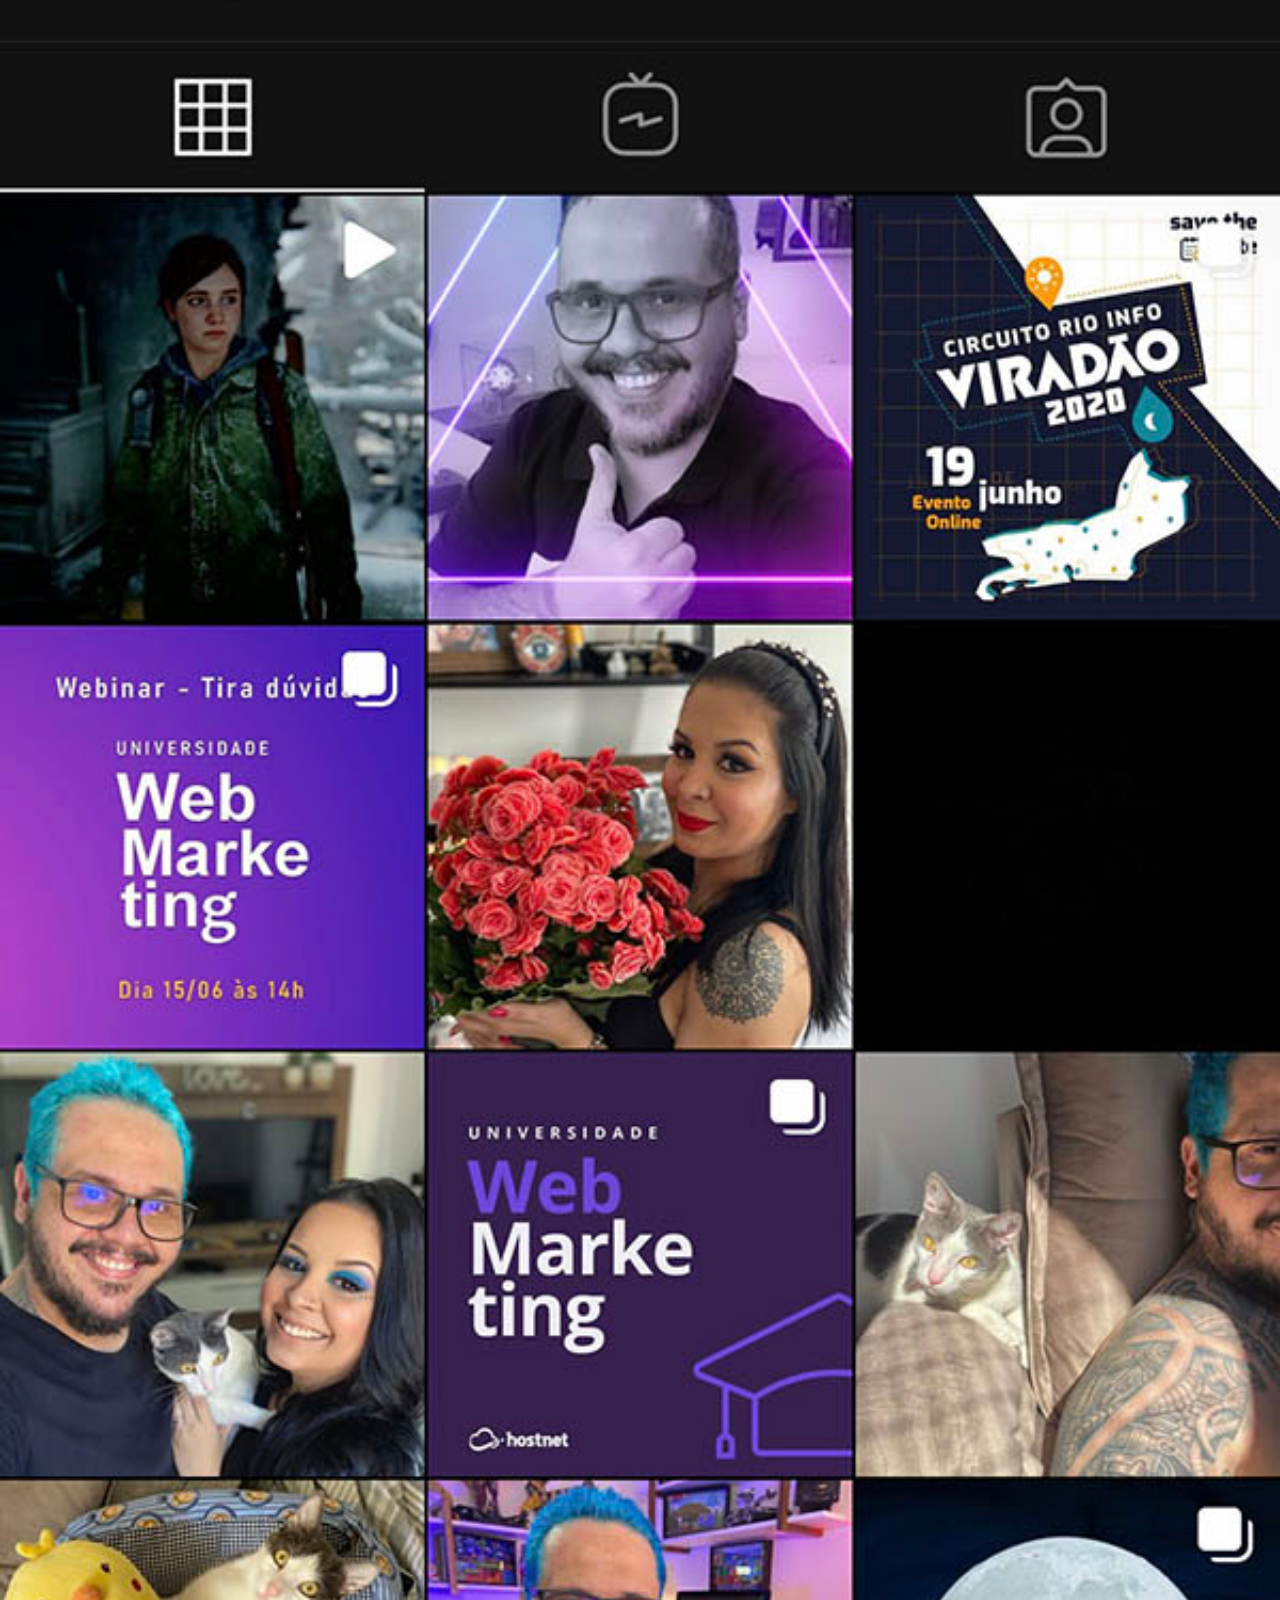
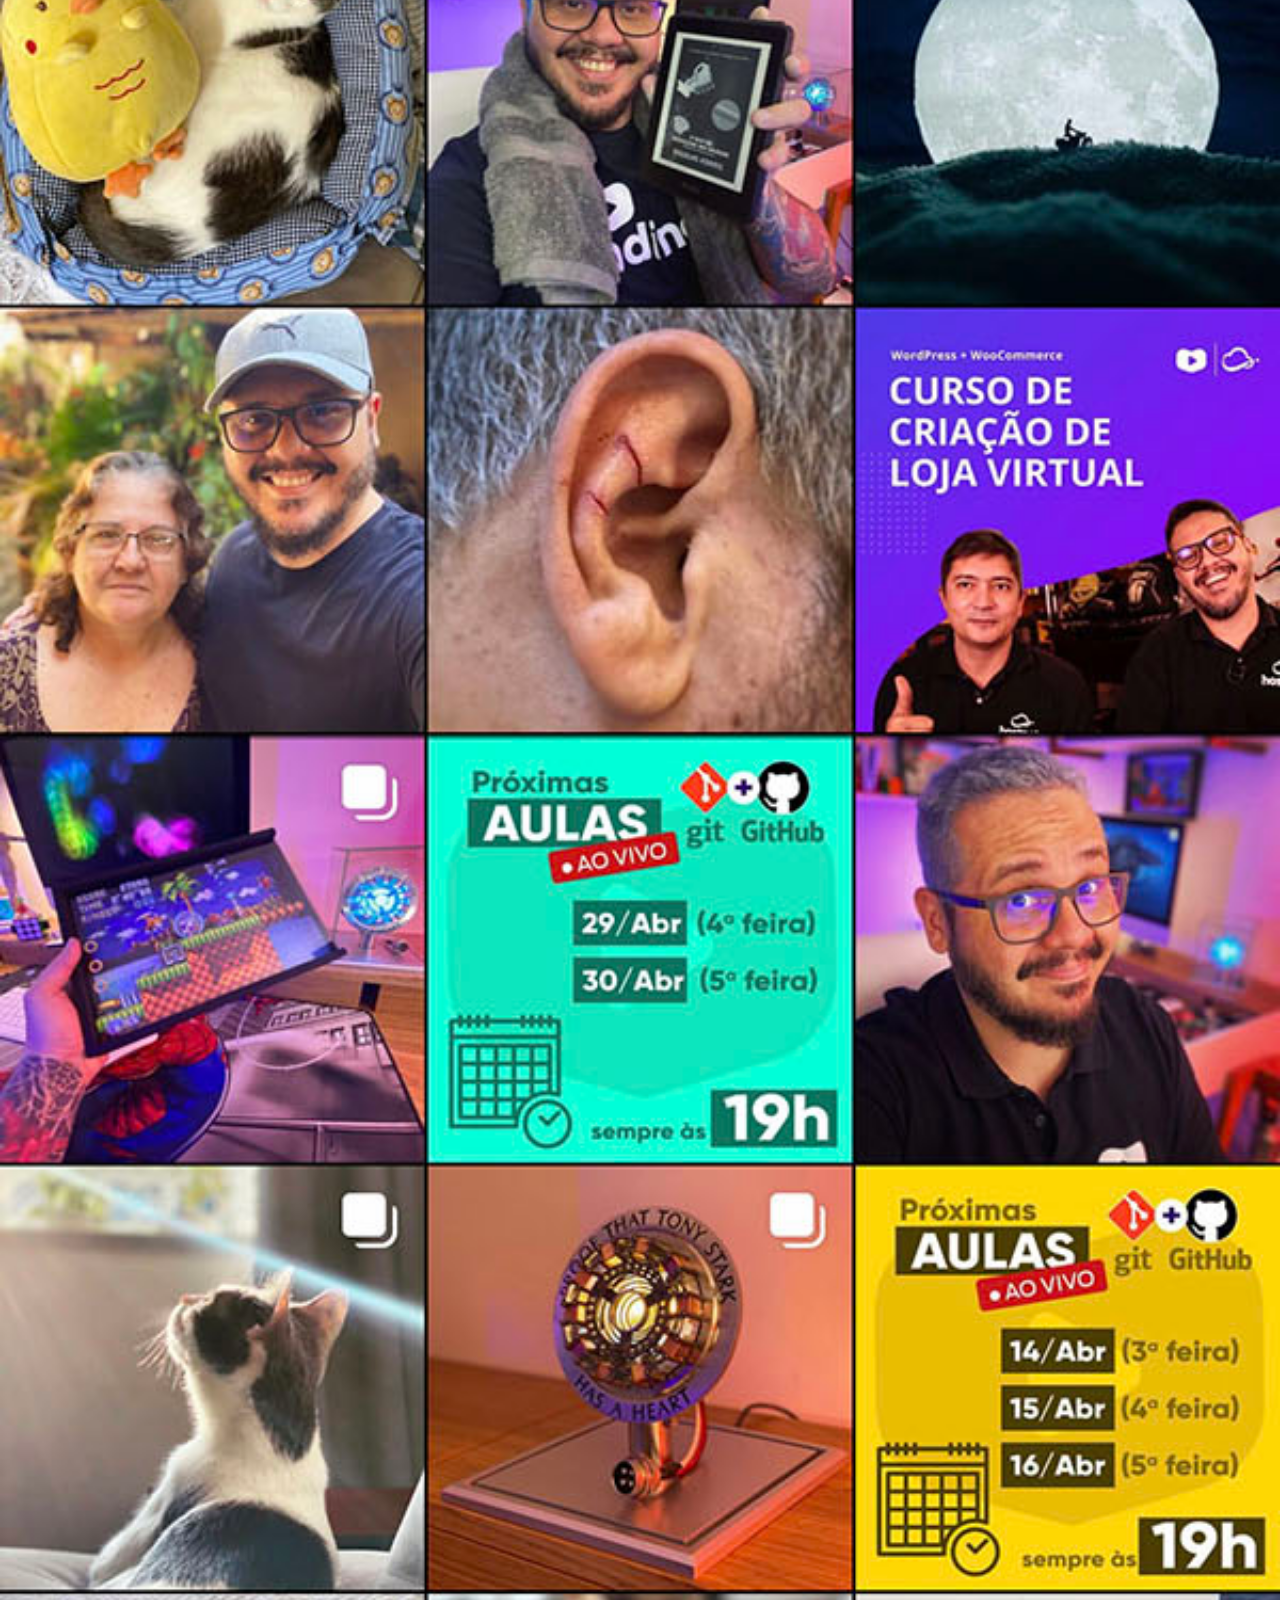
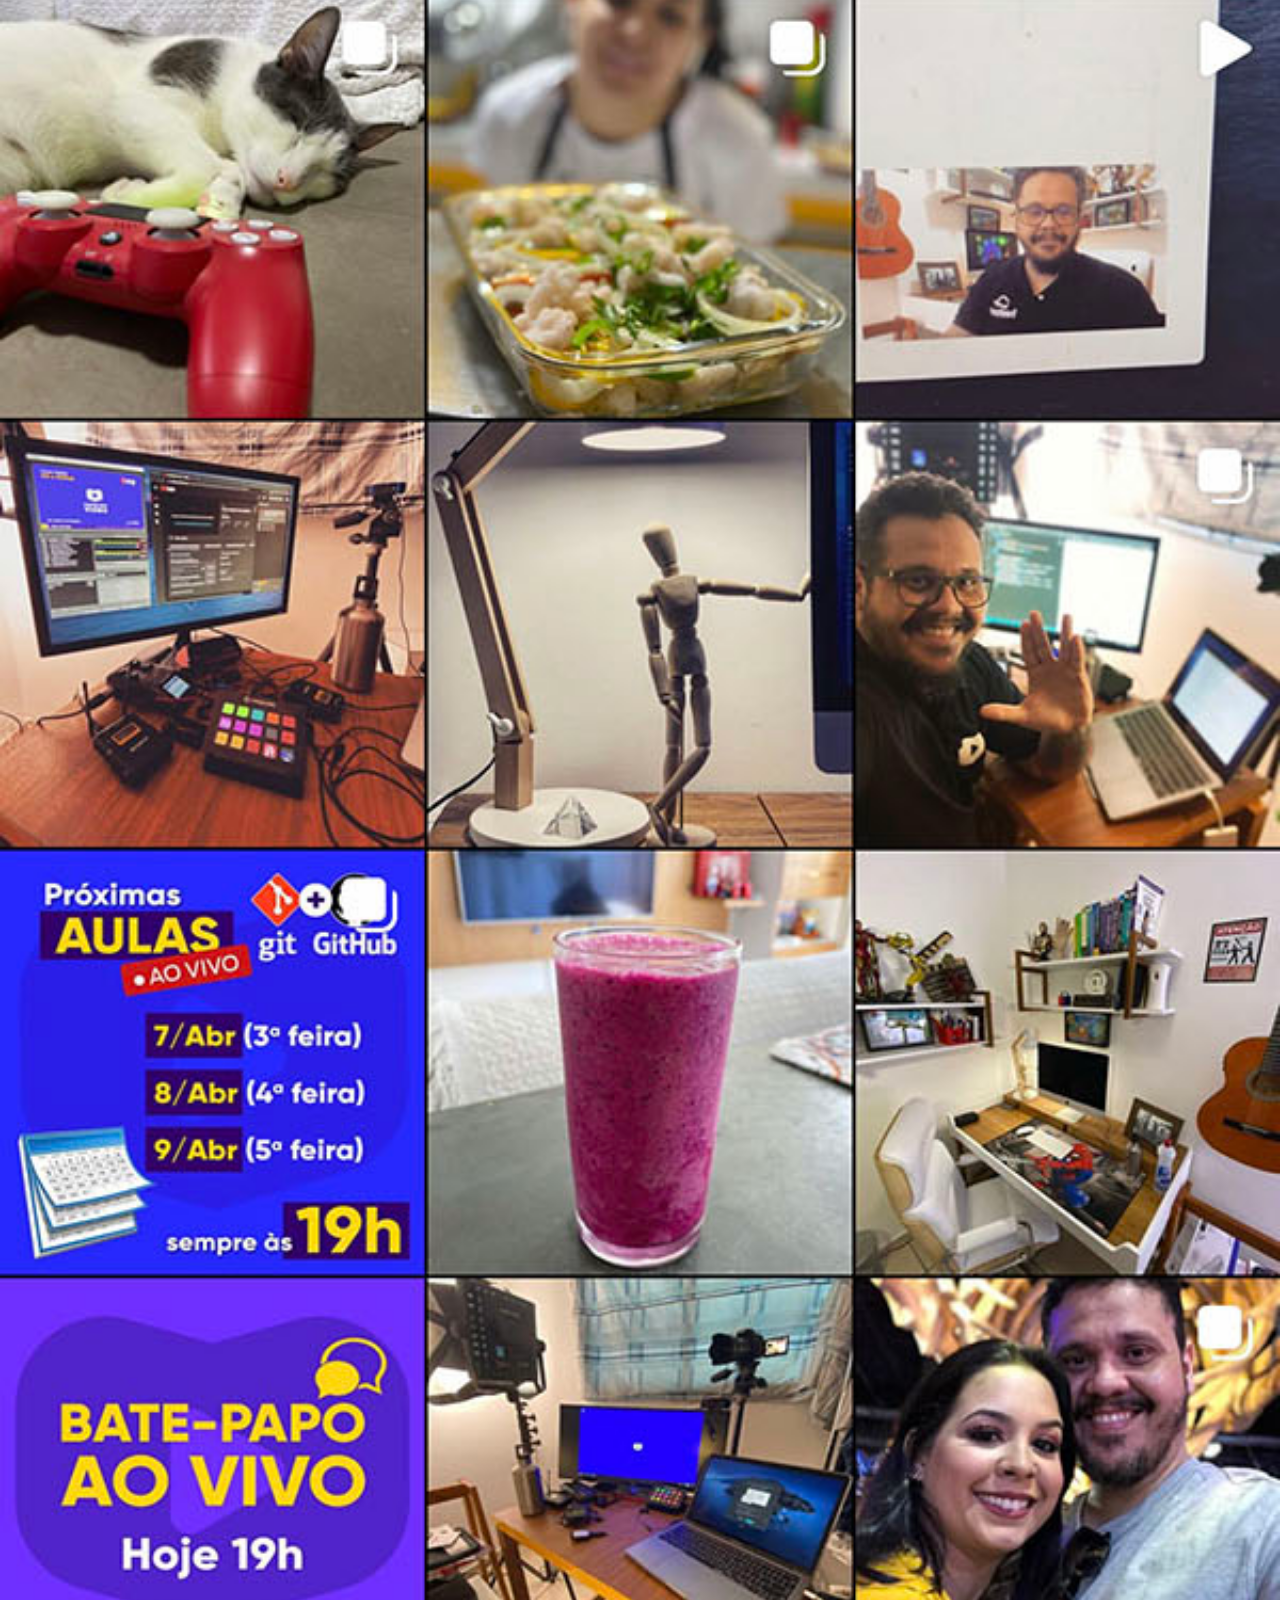
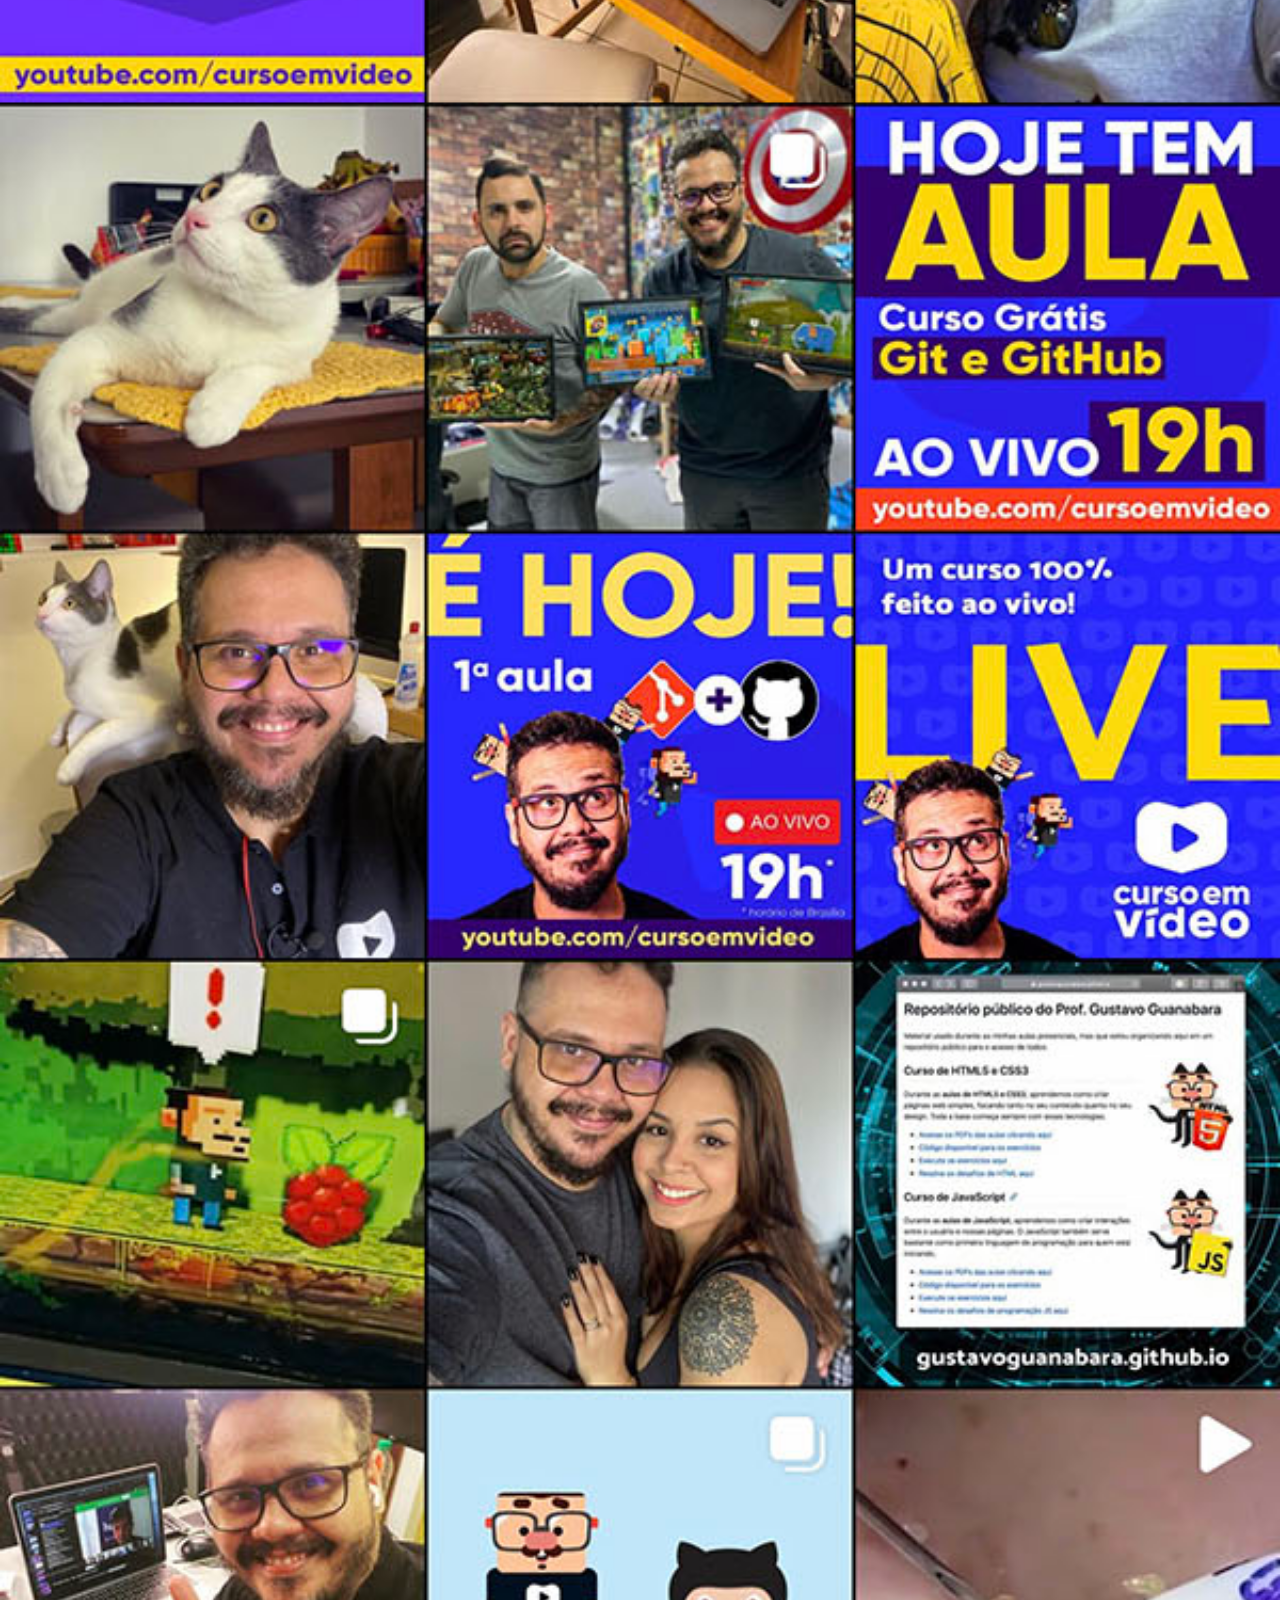
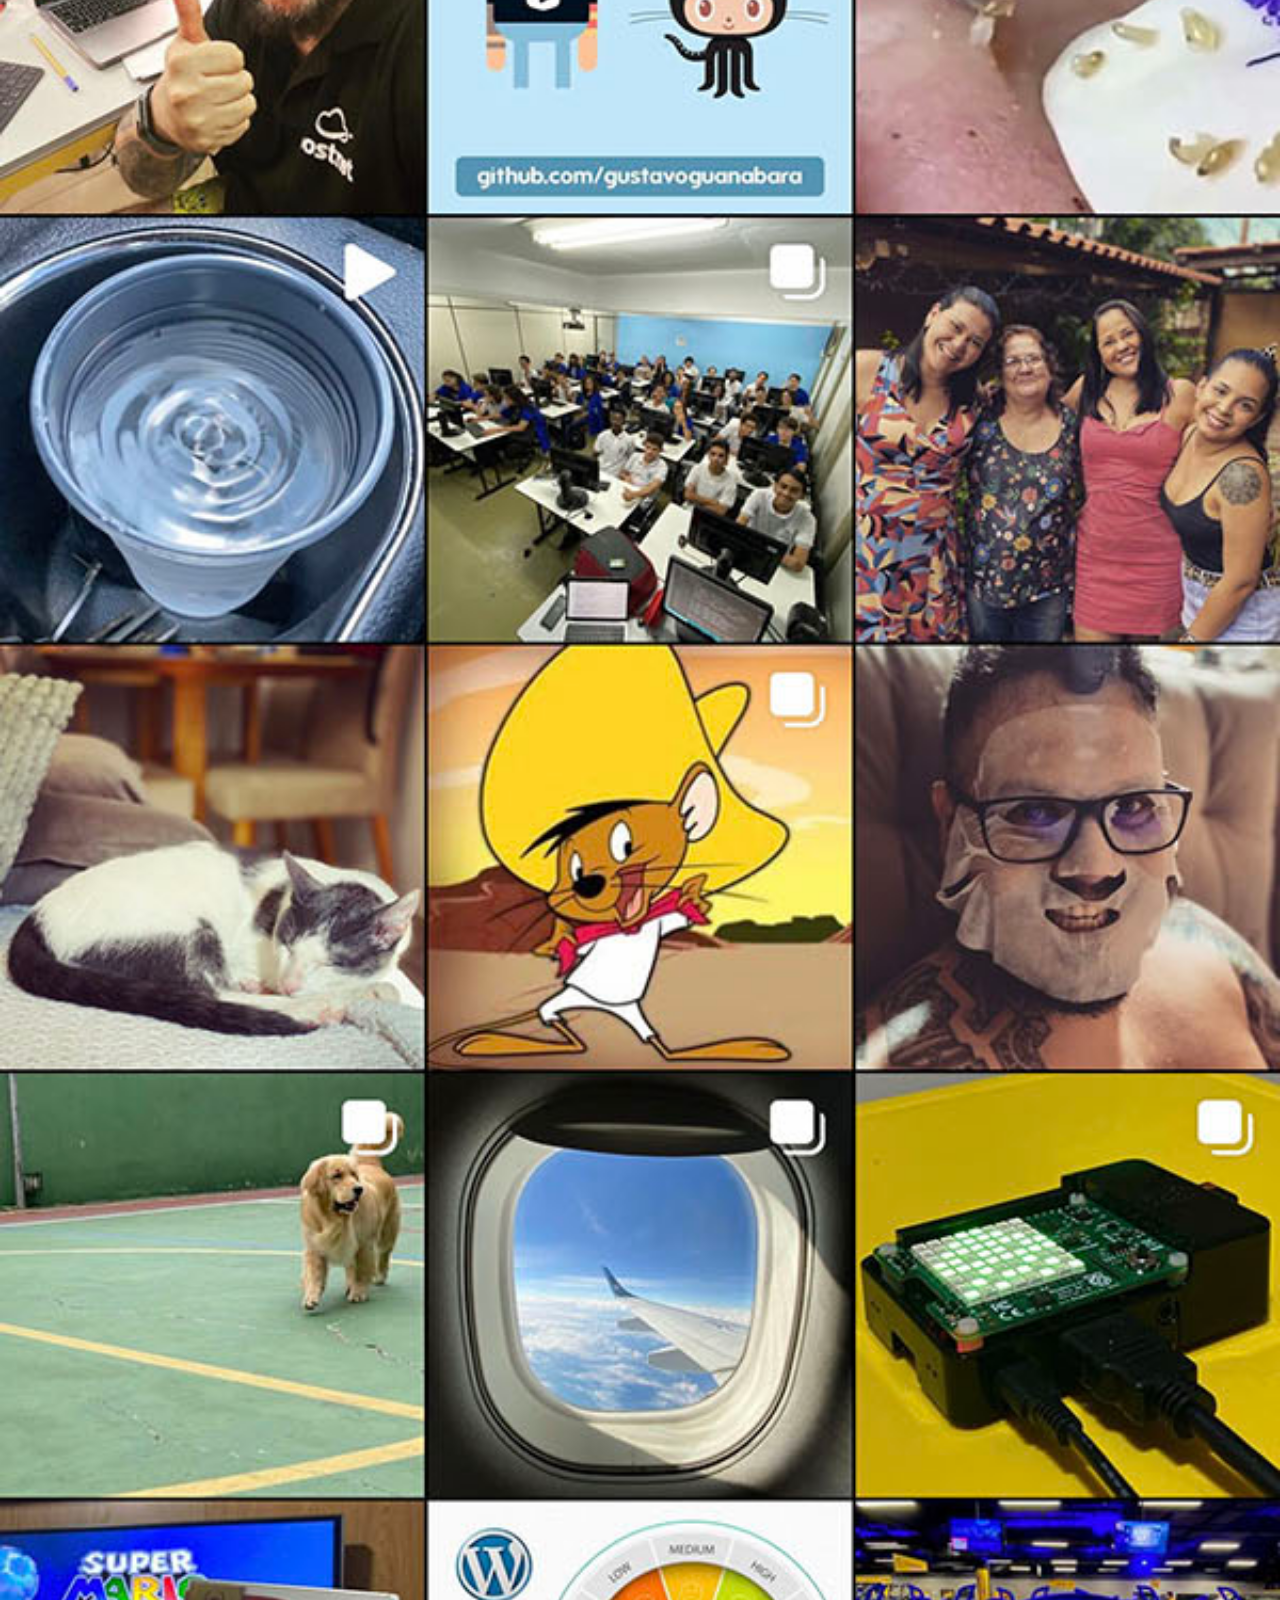
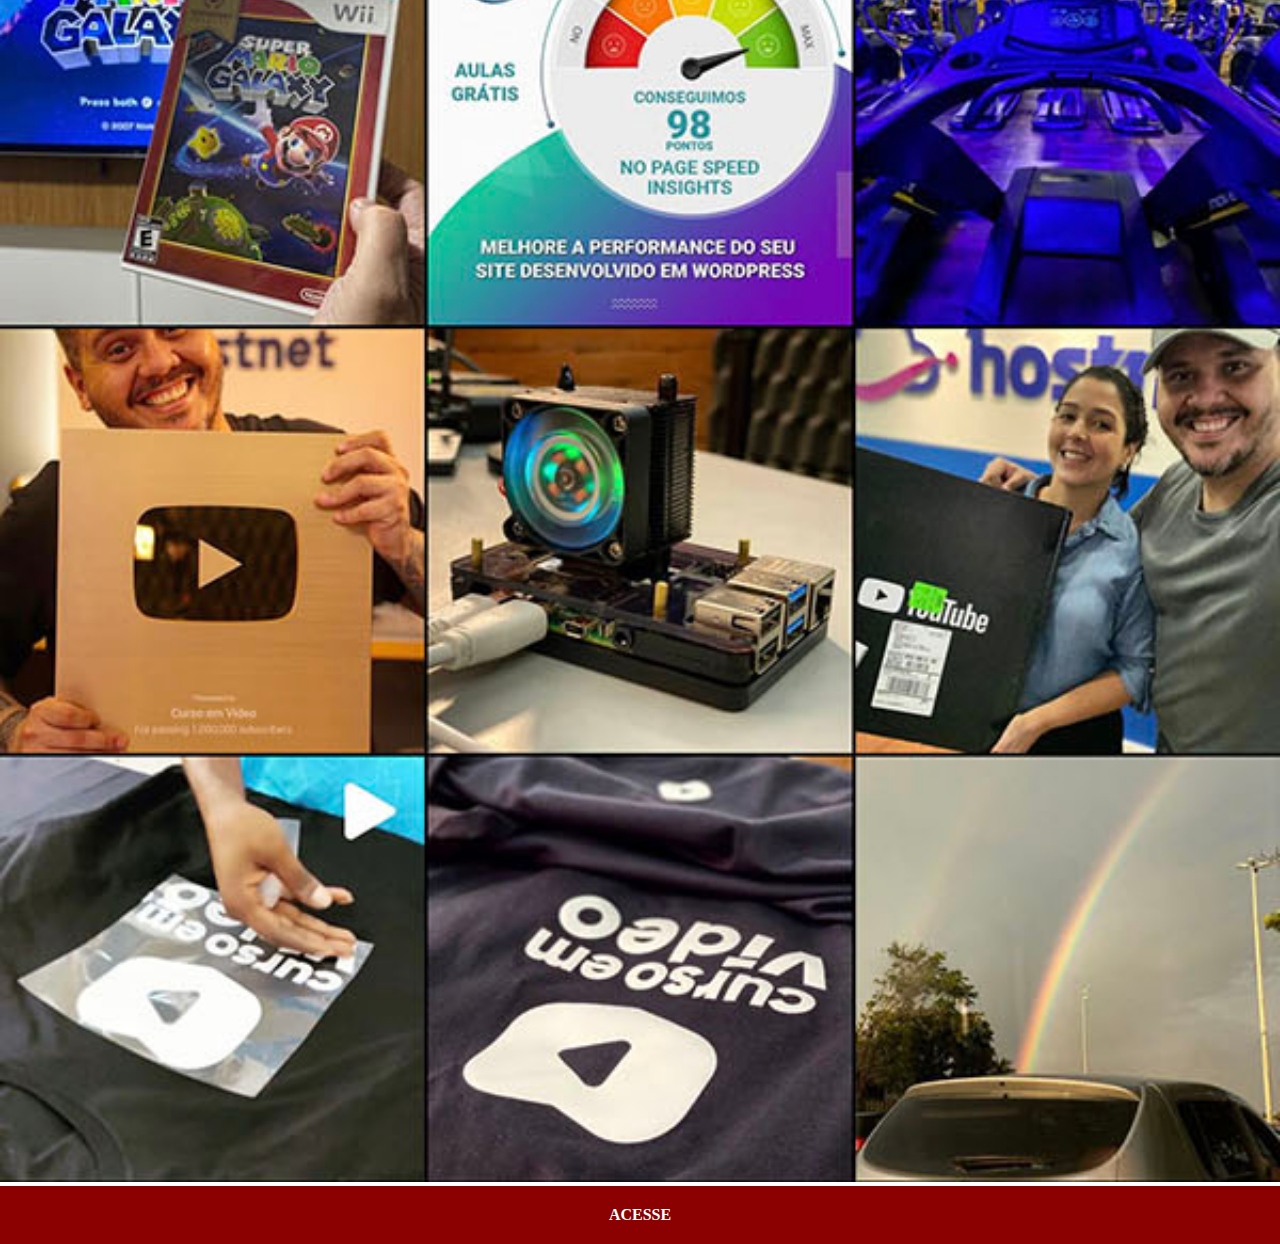
<file: instagram.html>
<!DOCTYPE html>
<html lang="pt-br">
<head>
    <meta charset="UTF-8">
    <meta name="viewport" content="width=device-width, initial-scale=1.0">
    <title>Instagram</title>
    <link rel="stylesheet" href="estilos/social.css">
</head>
<body>
    <img src="imagens/tela-instagram.jpg" alt="imagem do instagram">
    <a href="#" target="_blank">ACESSE</a>
</body>
</html>
</file>
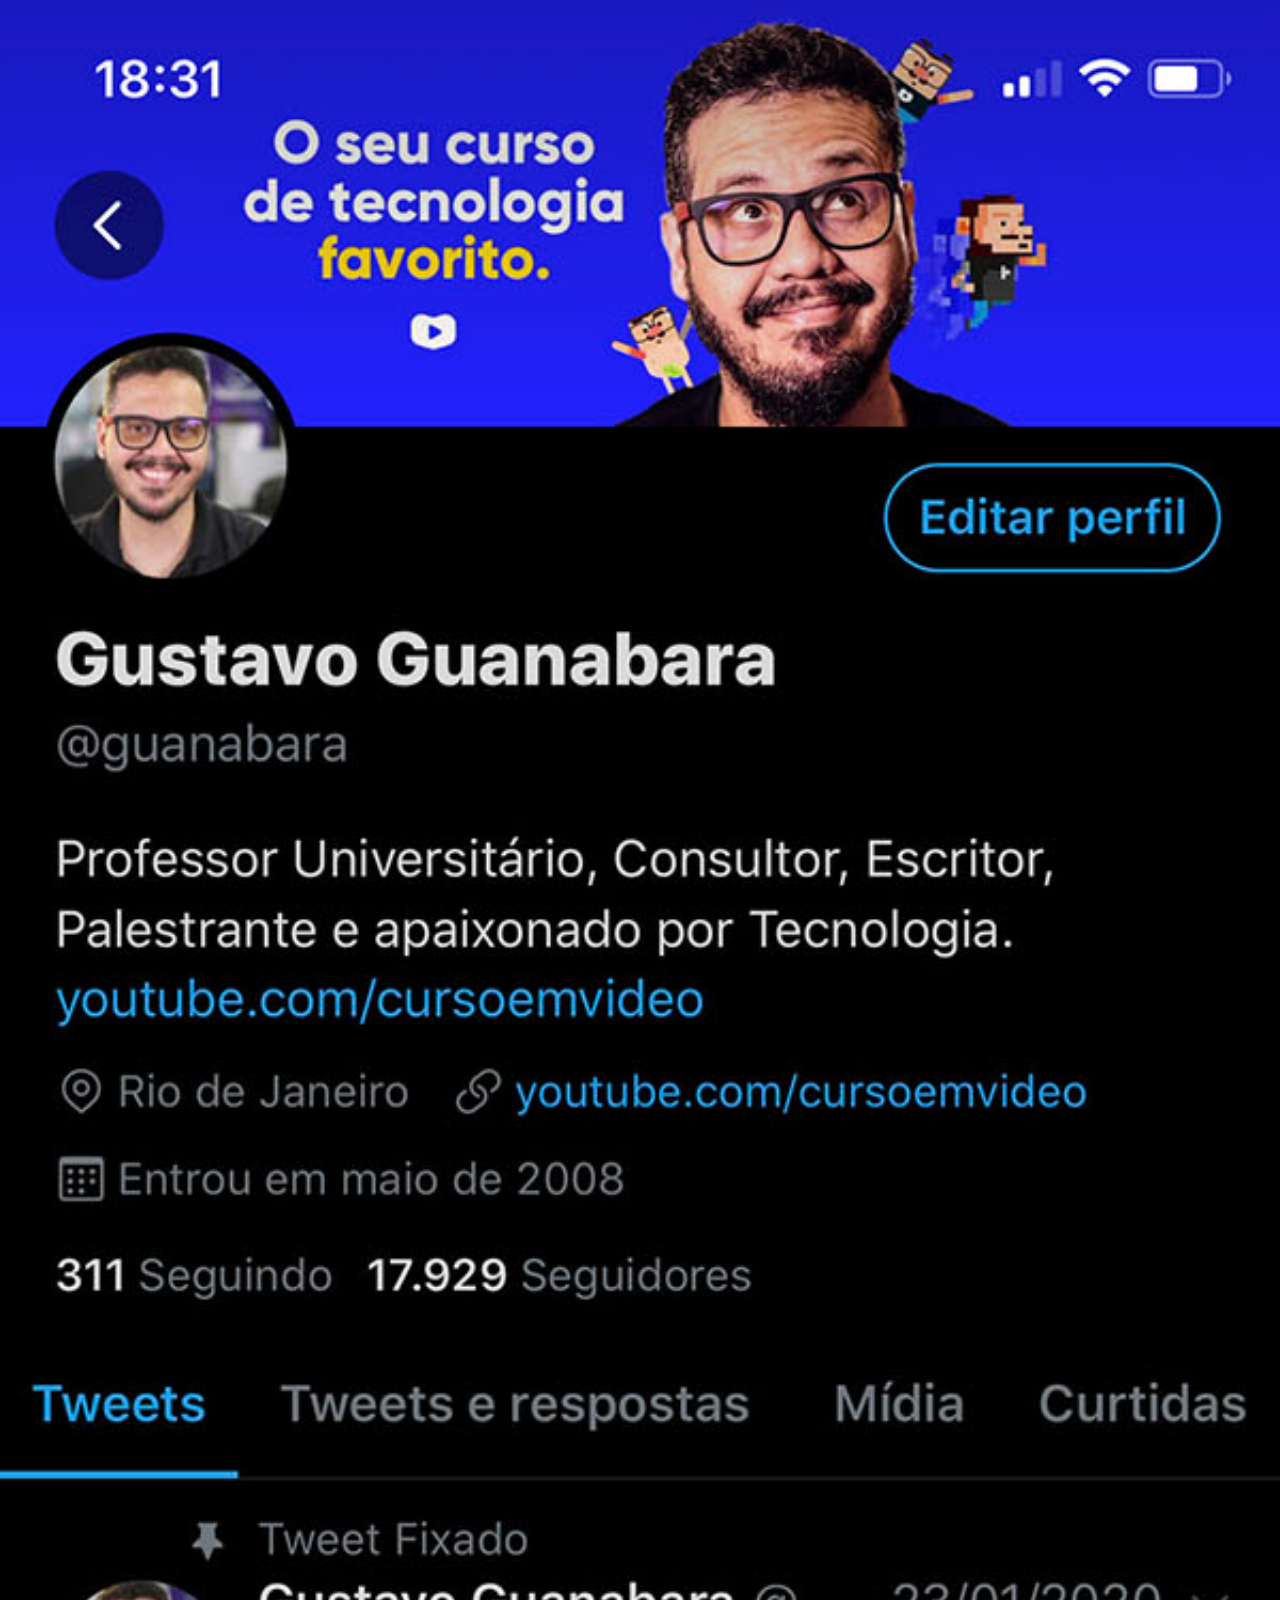
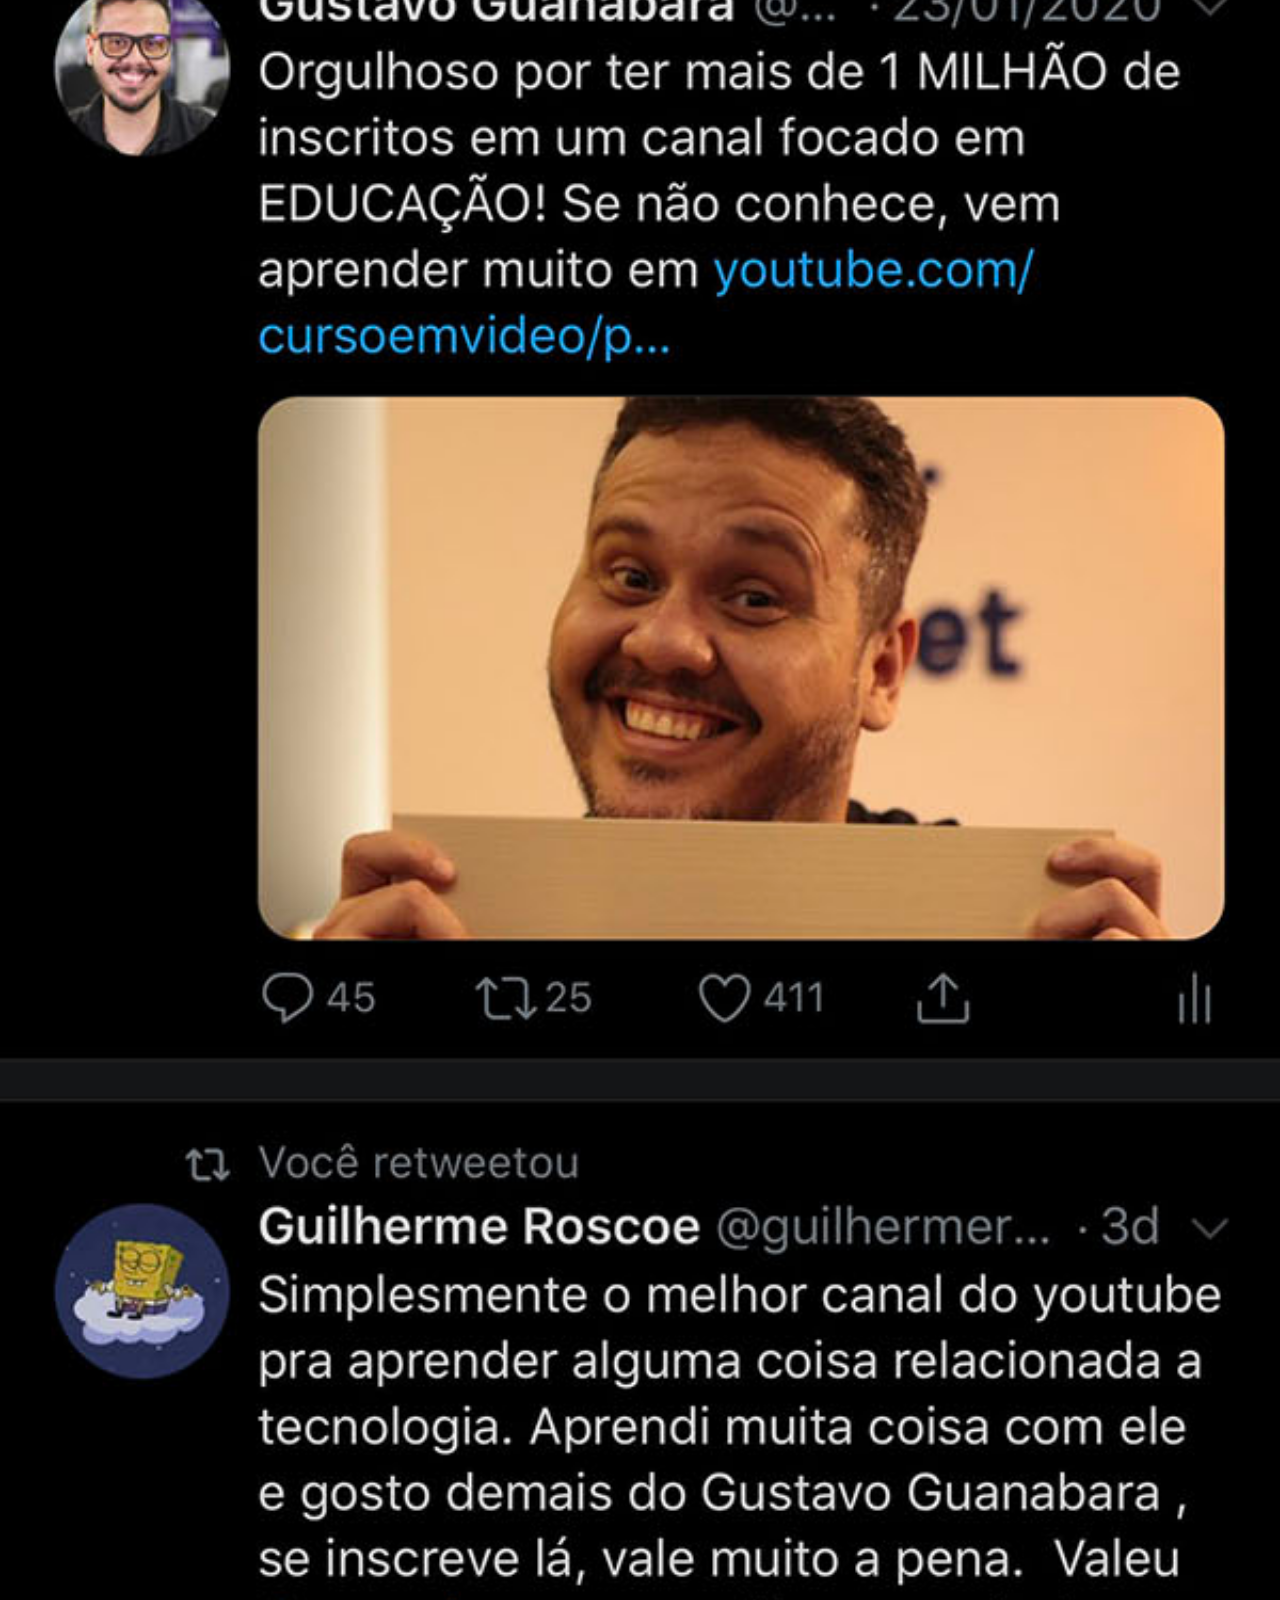
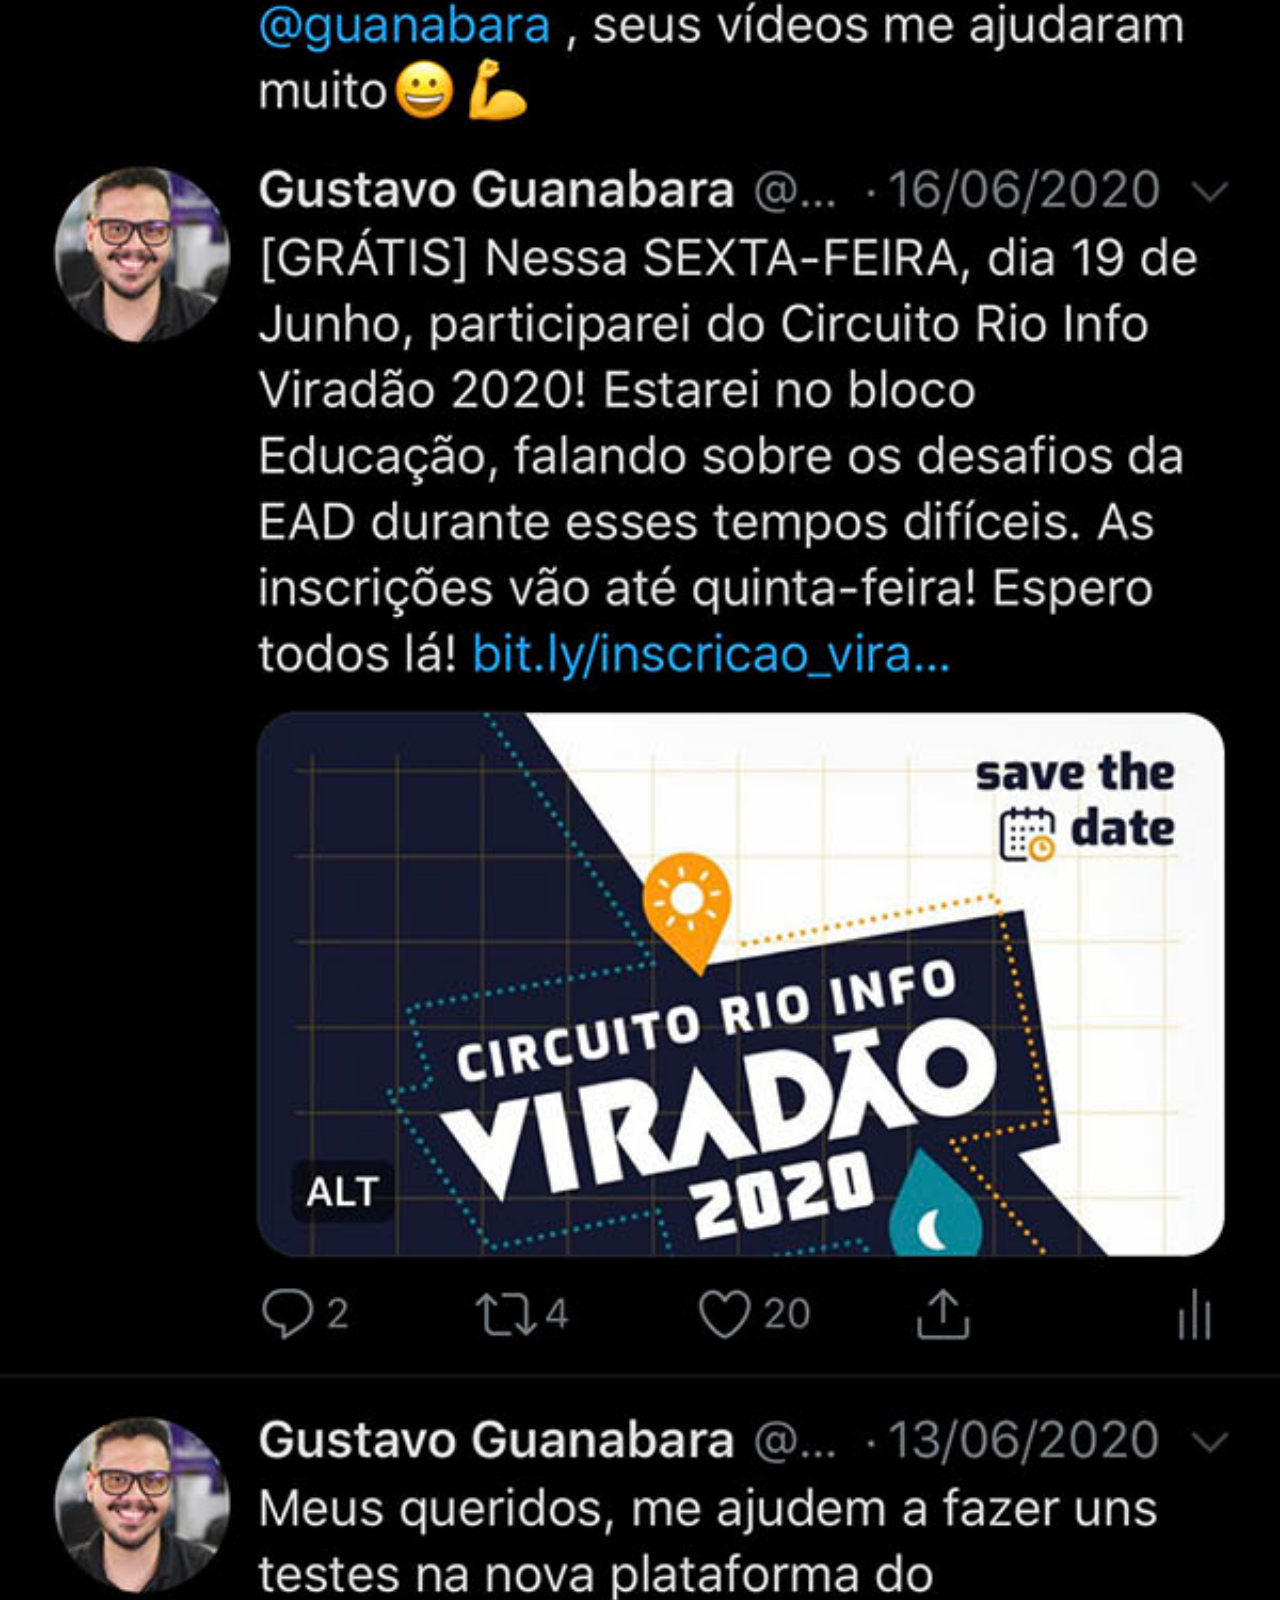
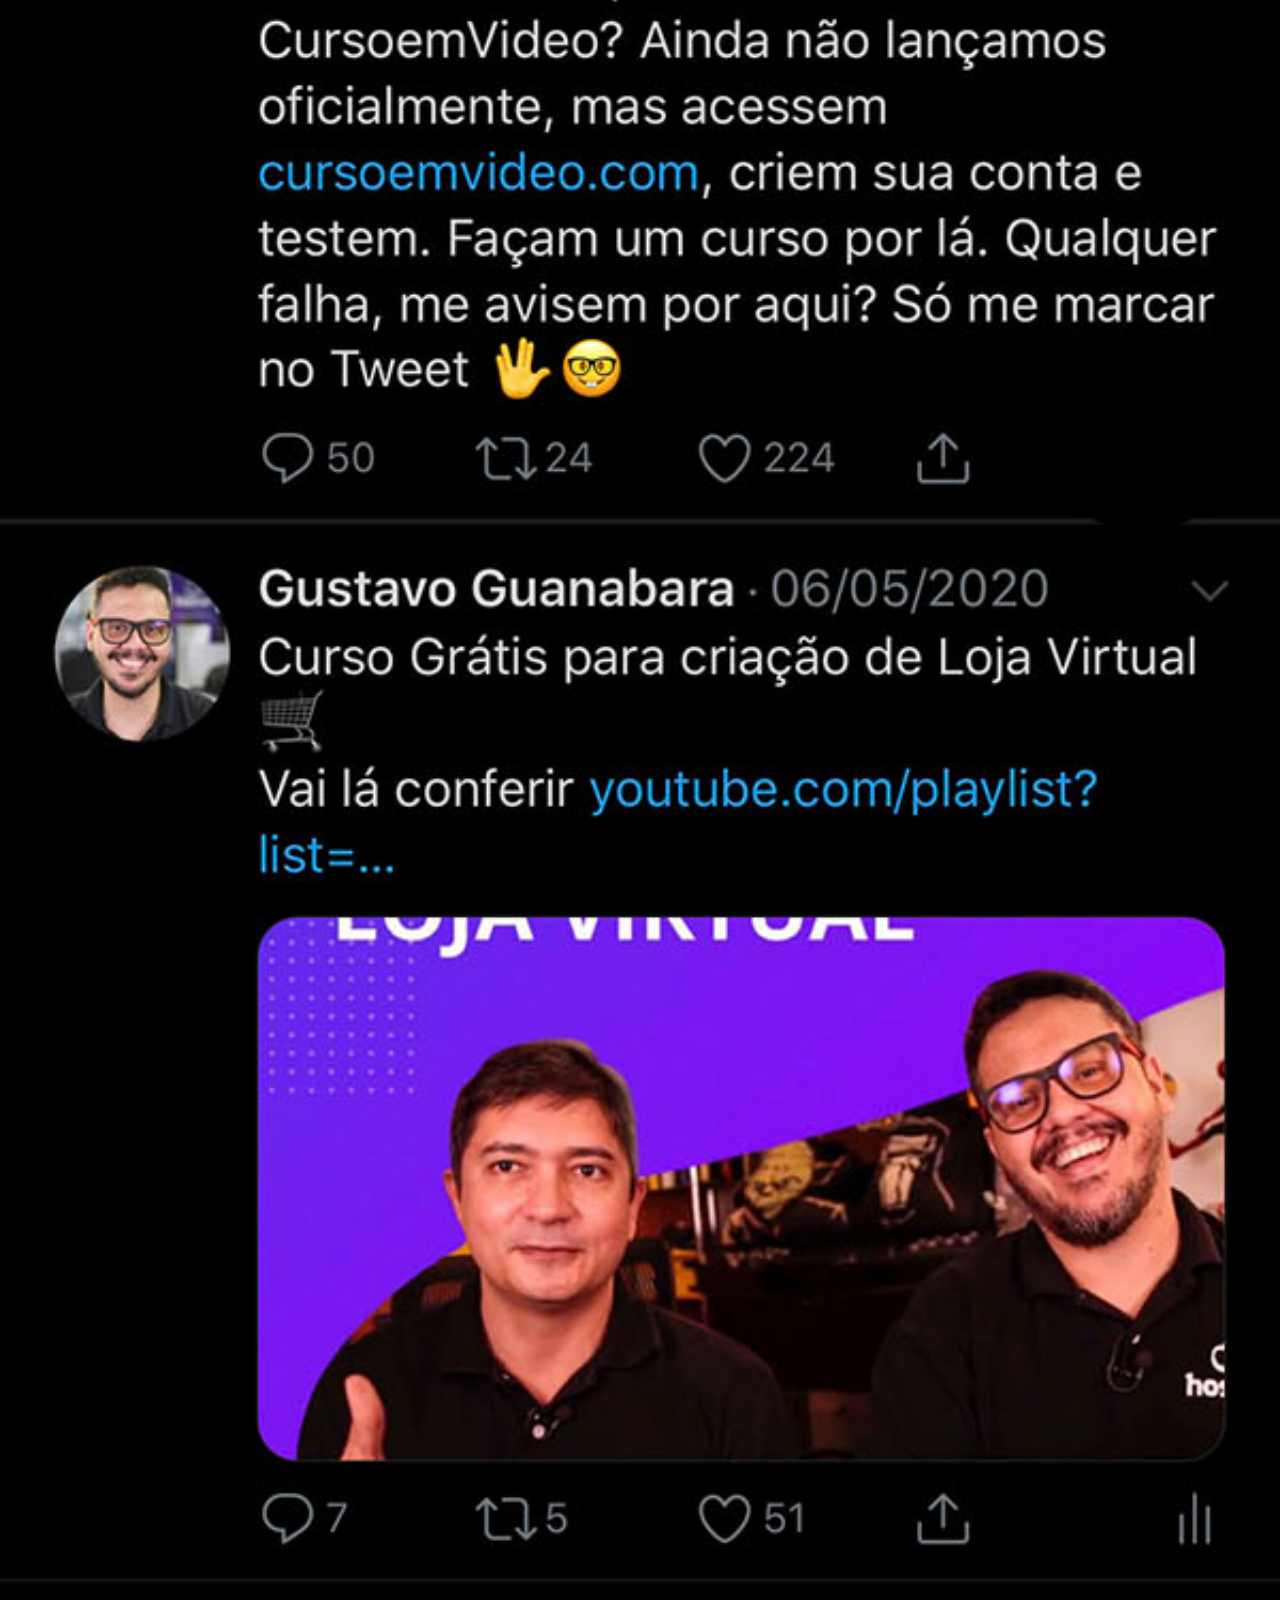
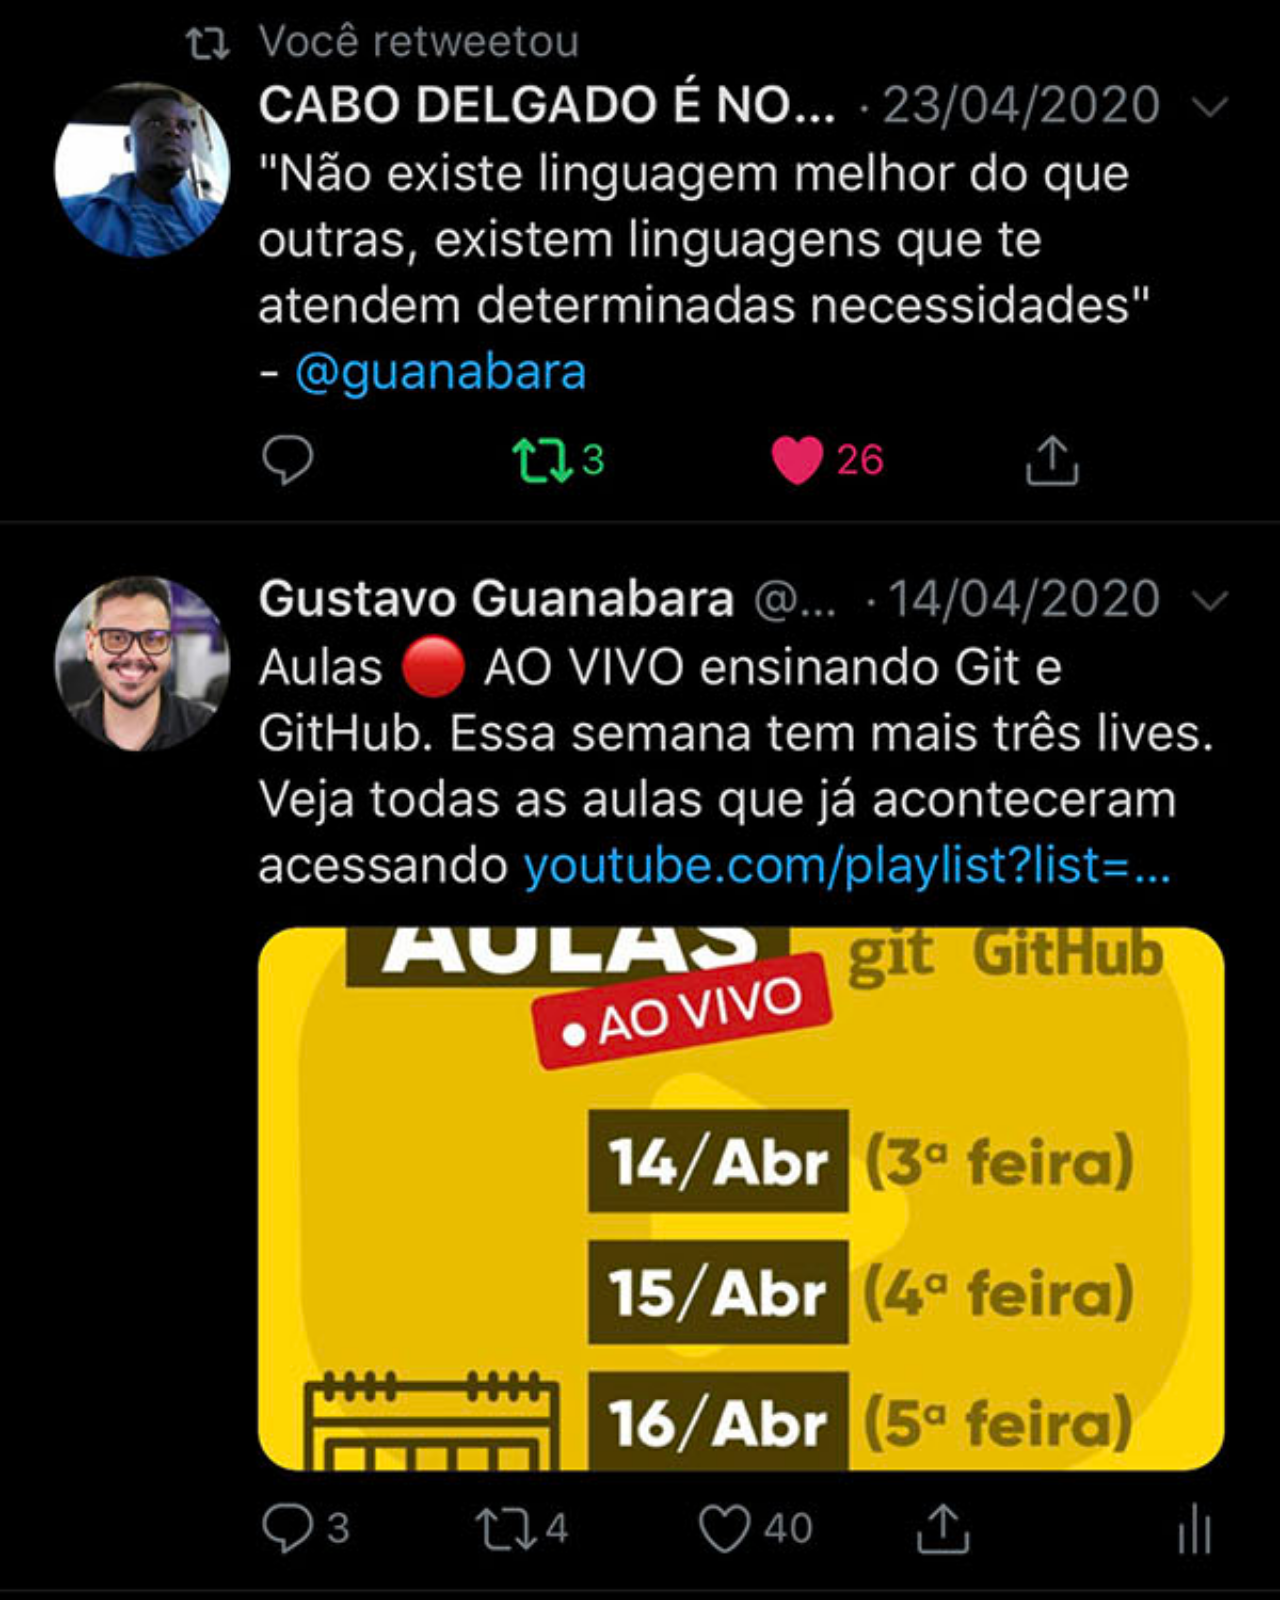
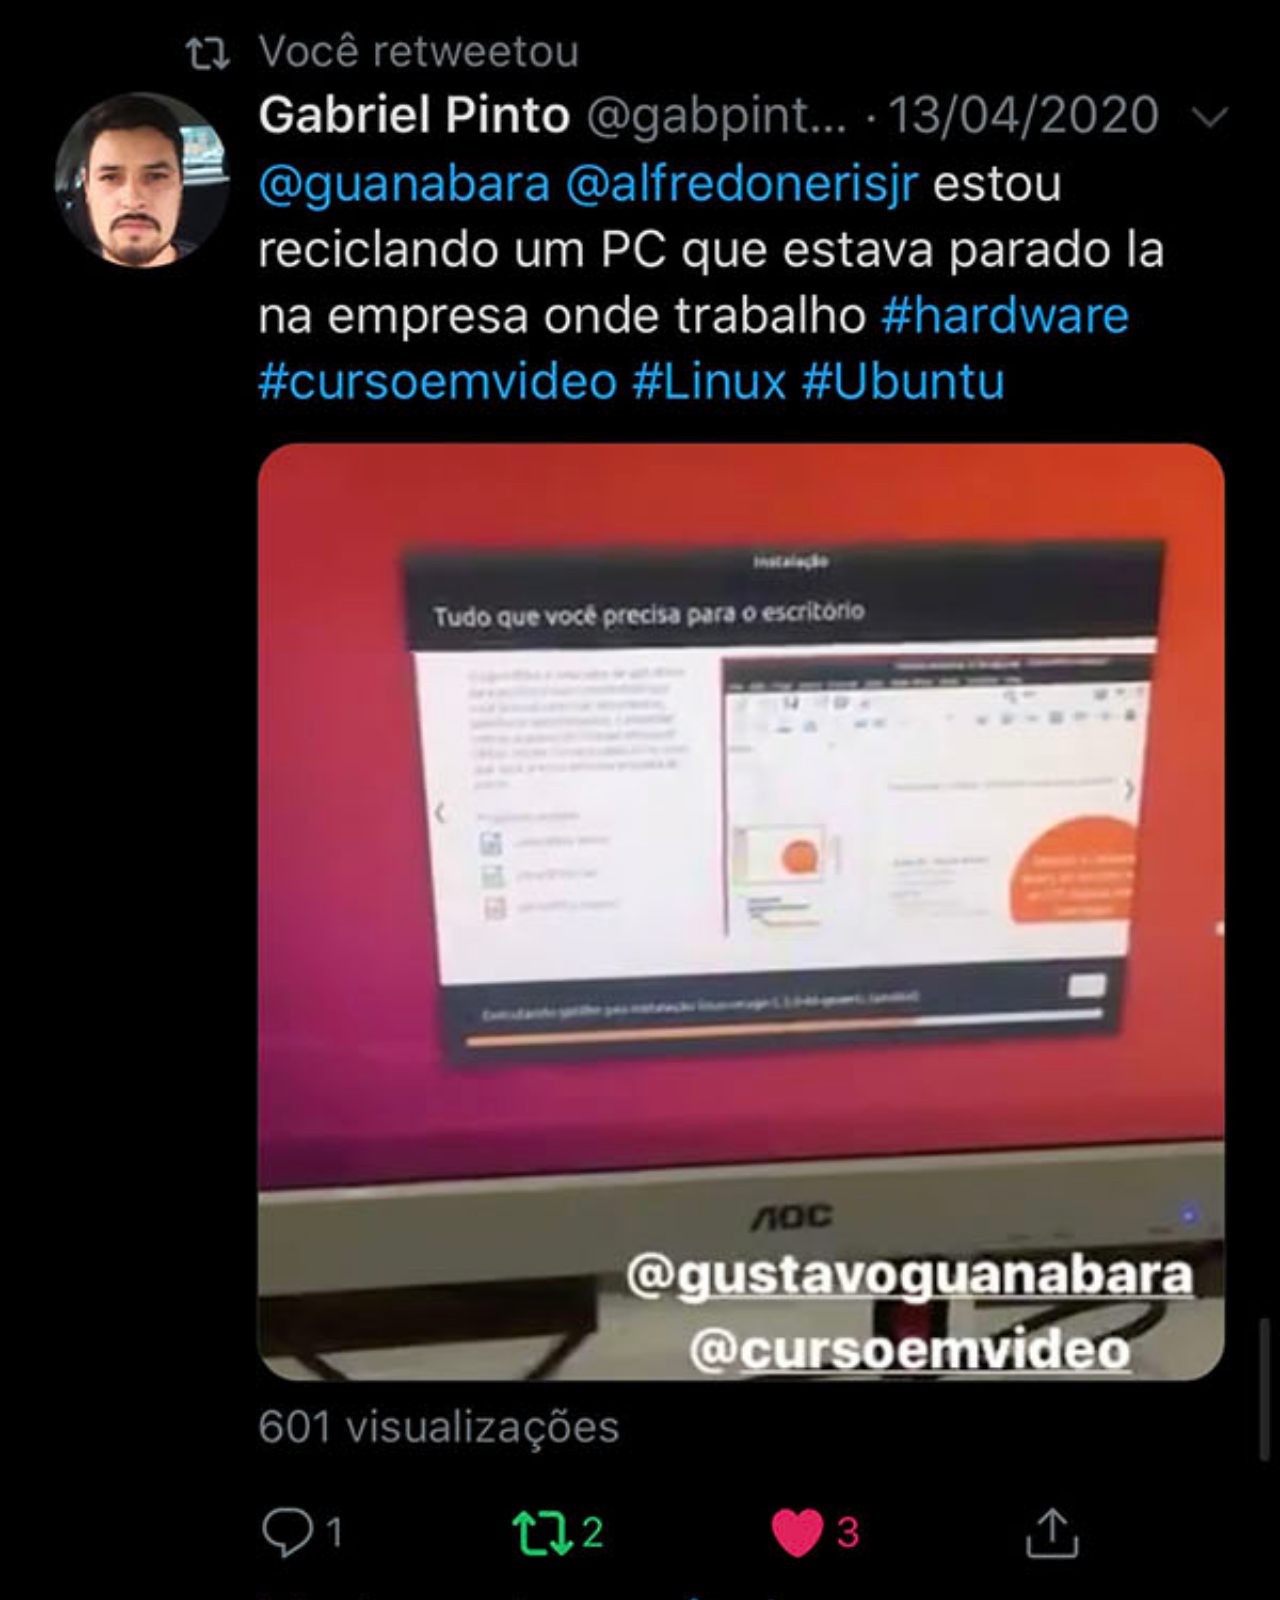
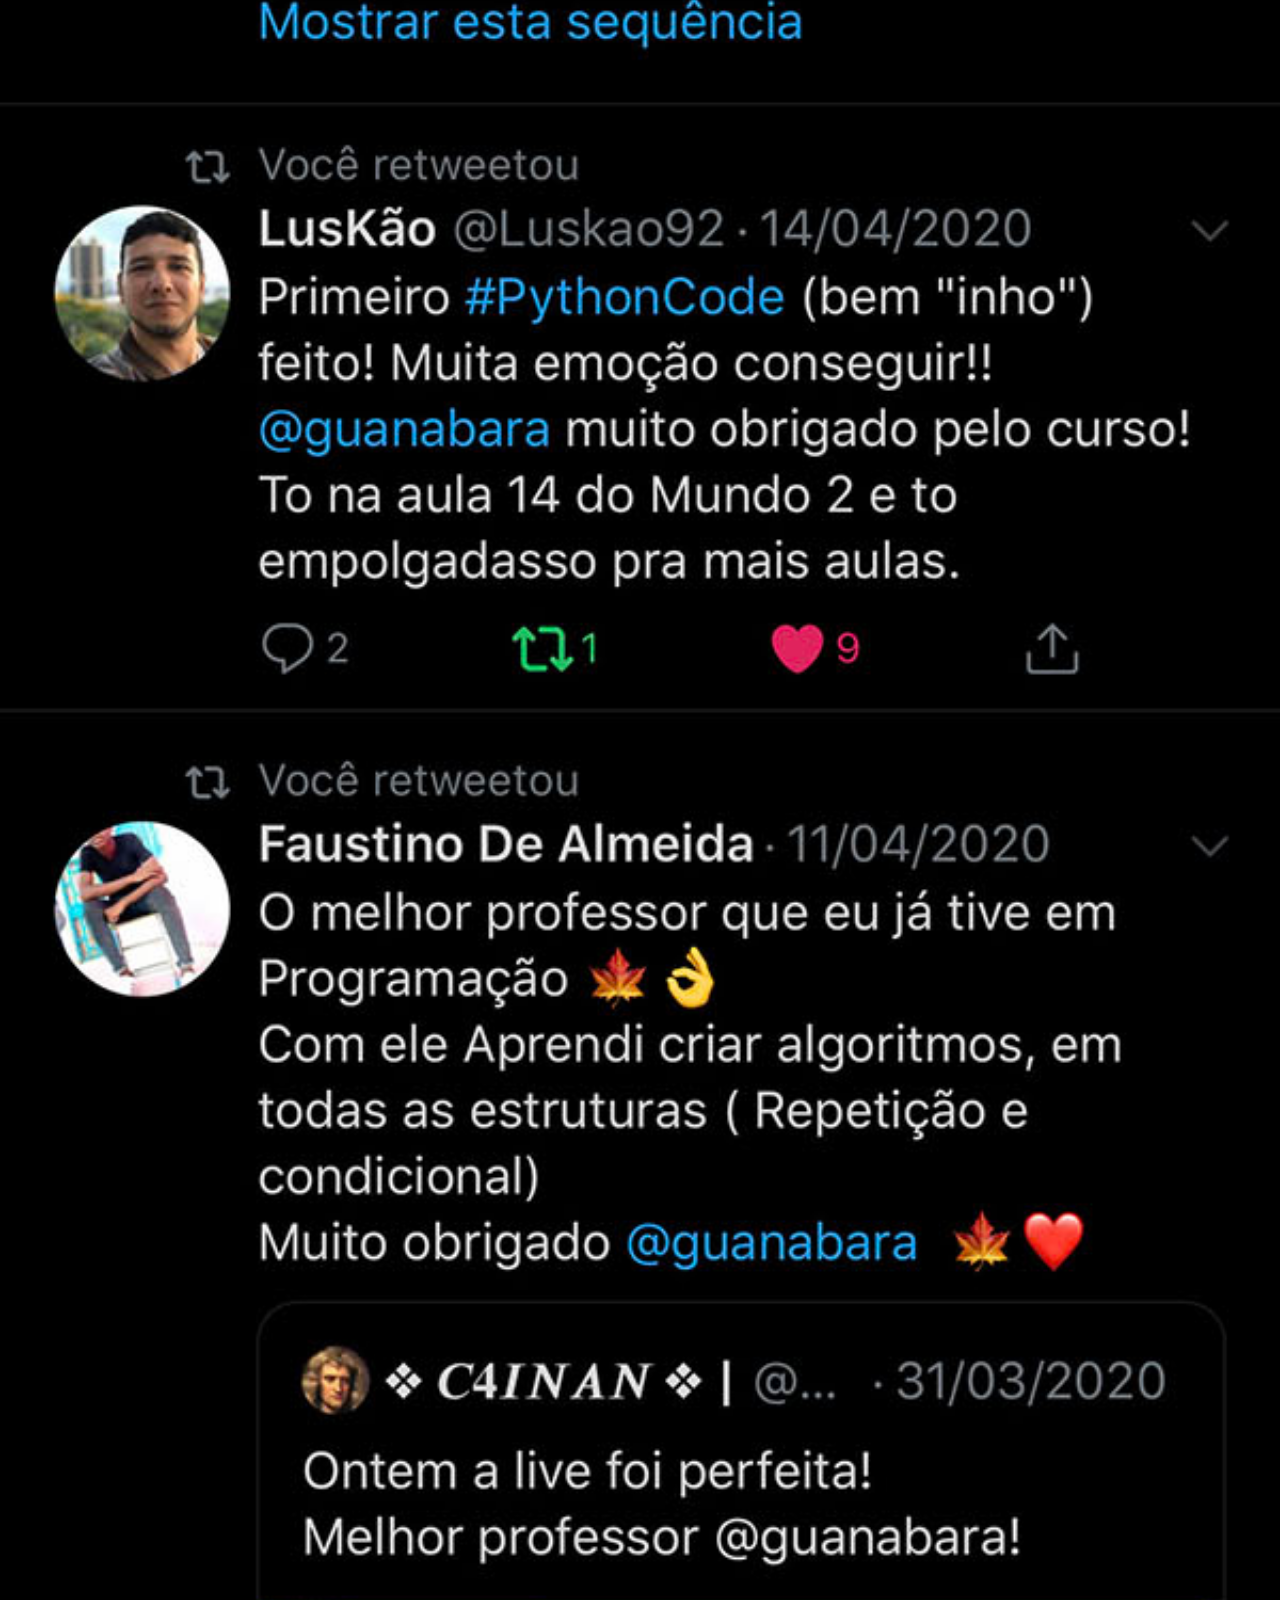
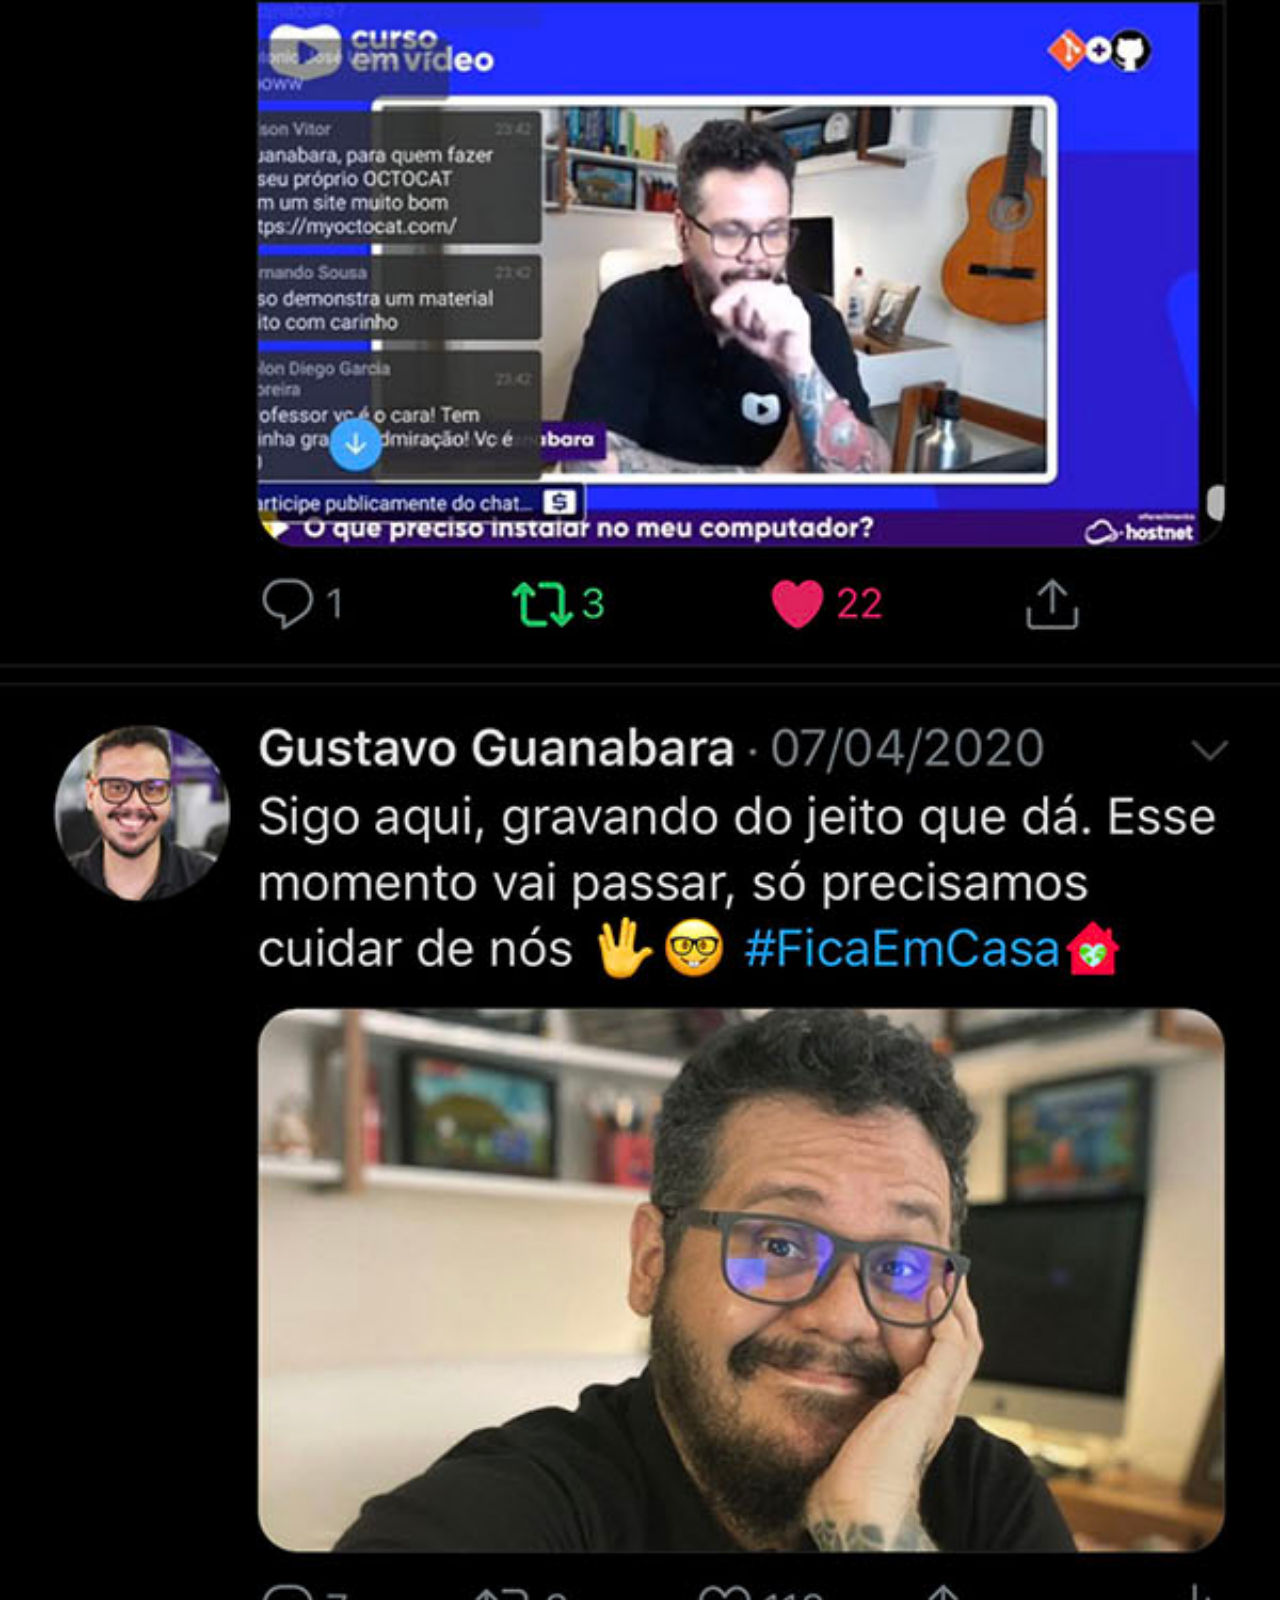
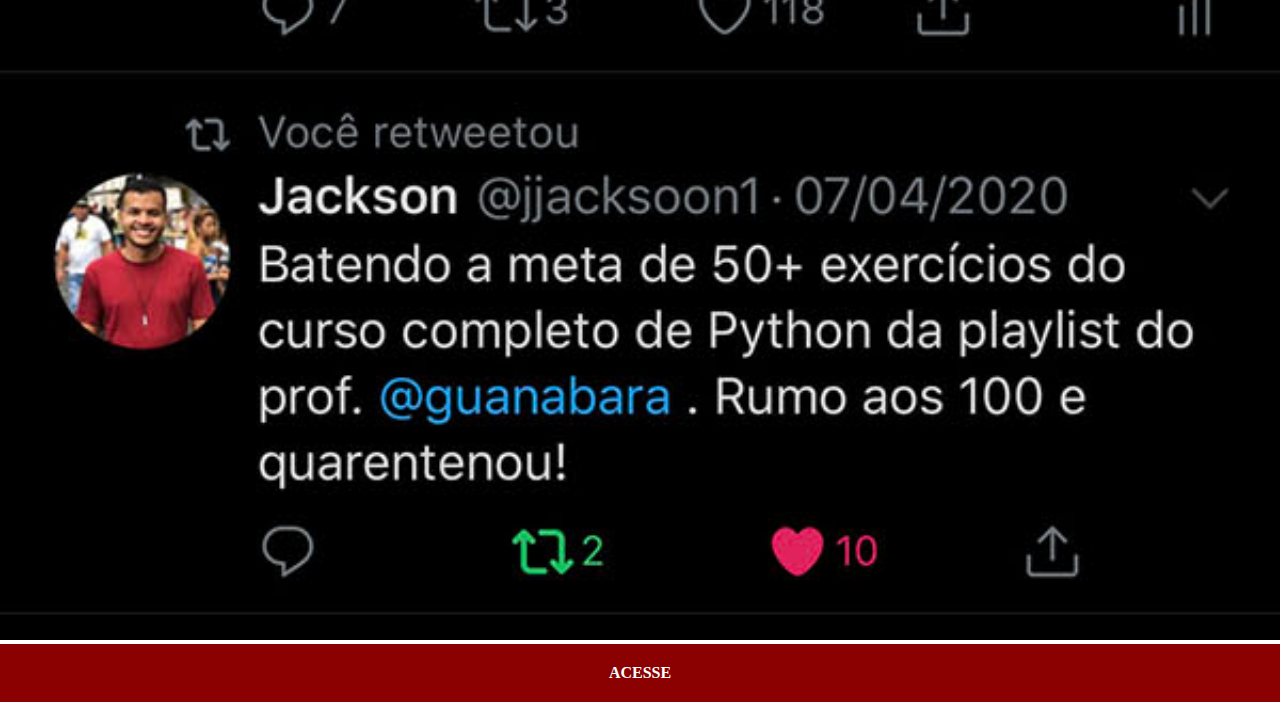
<file: twitter.html>
<!DOCTYPE html>
<html lang="pt-br">
<head>
    <meta charset="UTF-8">
    <meta name="viewport" content="width=device-width, initial-scale=1.0">
    <title>Twitter</title>
    <link rel="stylesheet" href="estilos/social.css">
</head>
<body>
    <img src="imagens/tela-twitter.jpg" alt="Imagen do Twitter do Gustavo Guanabara">
    <a href="#" target="_blank">ACESSE</a>
</body>
</html>
</file>
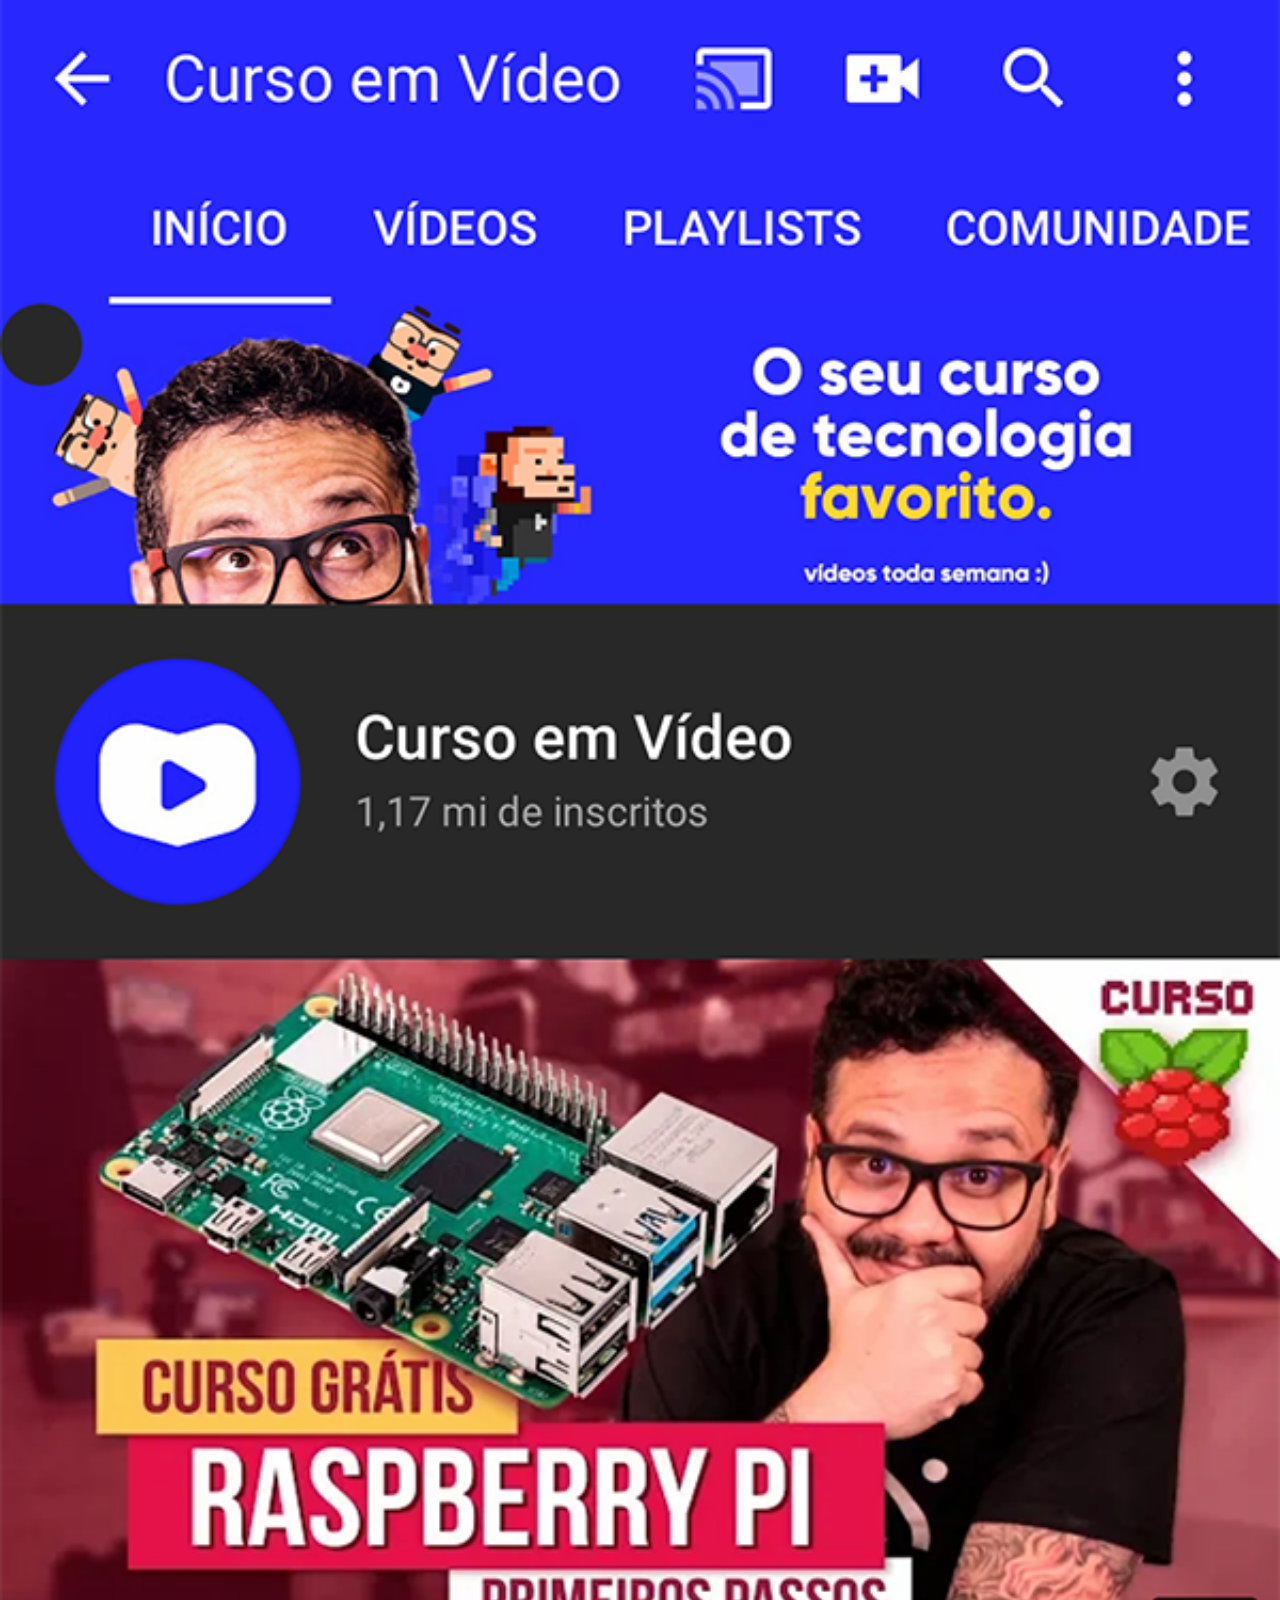
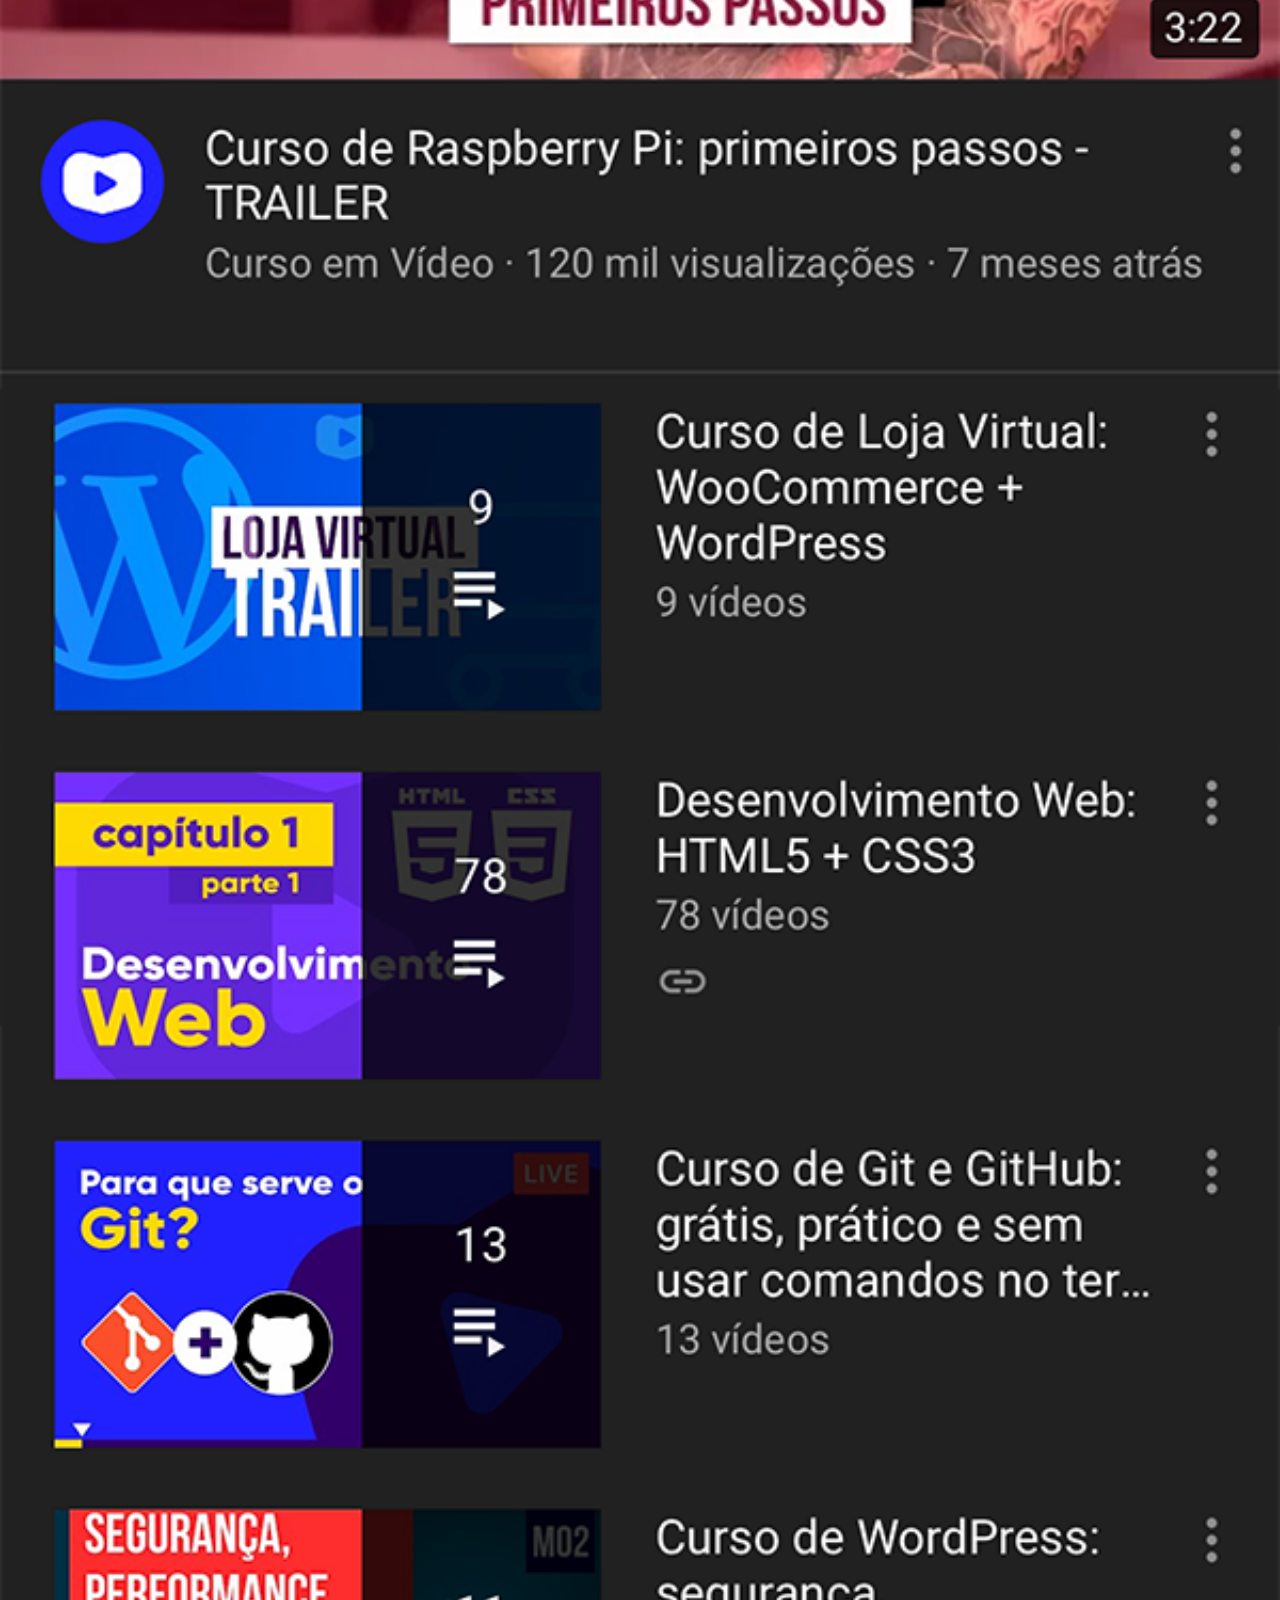
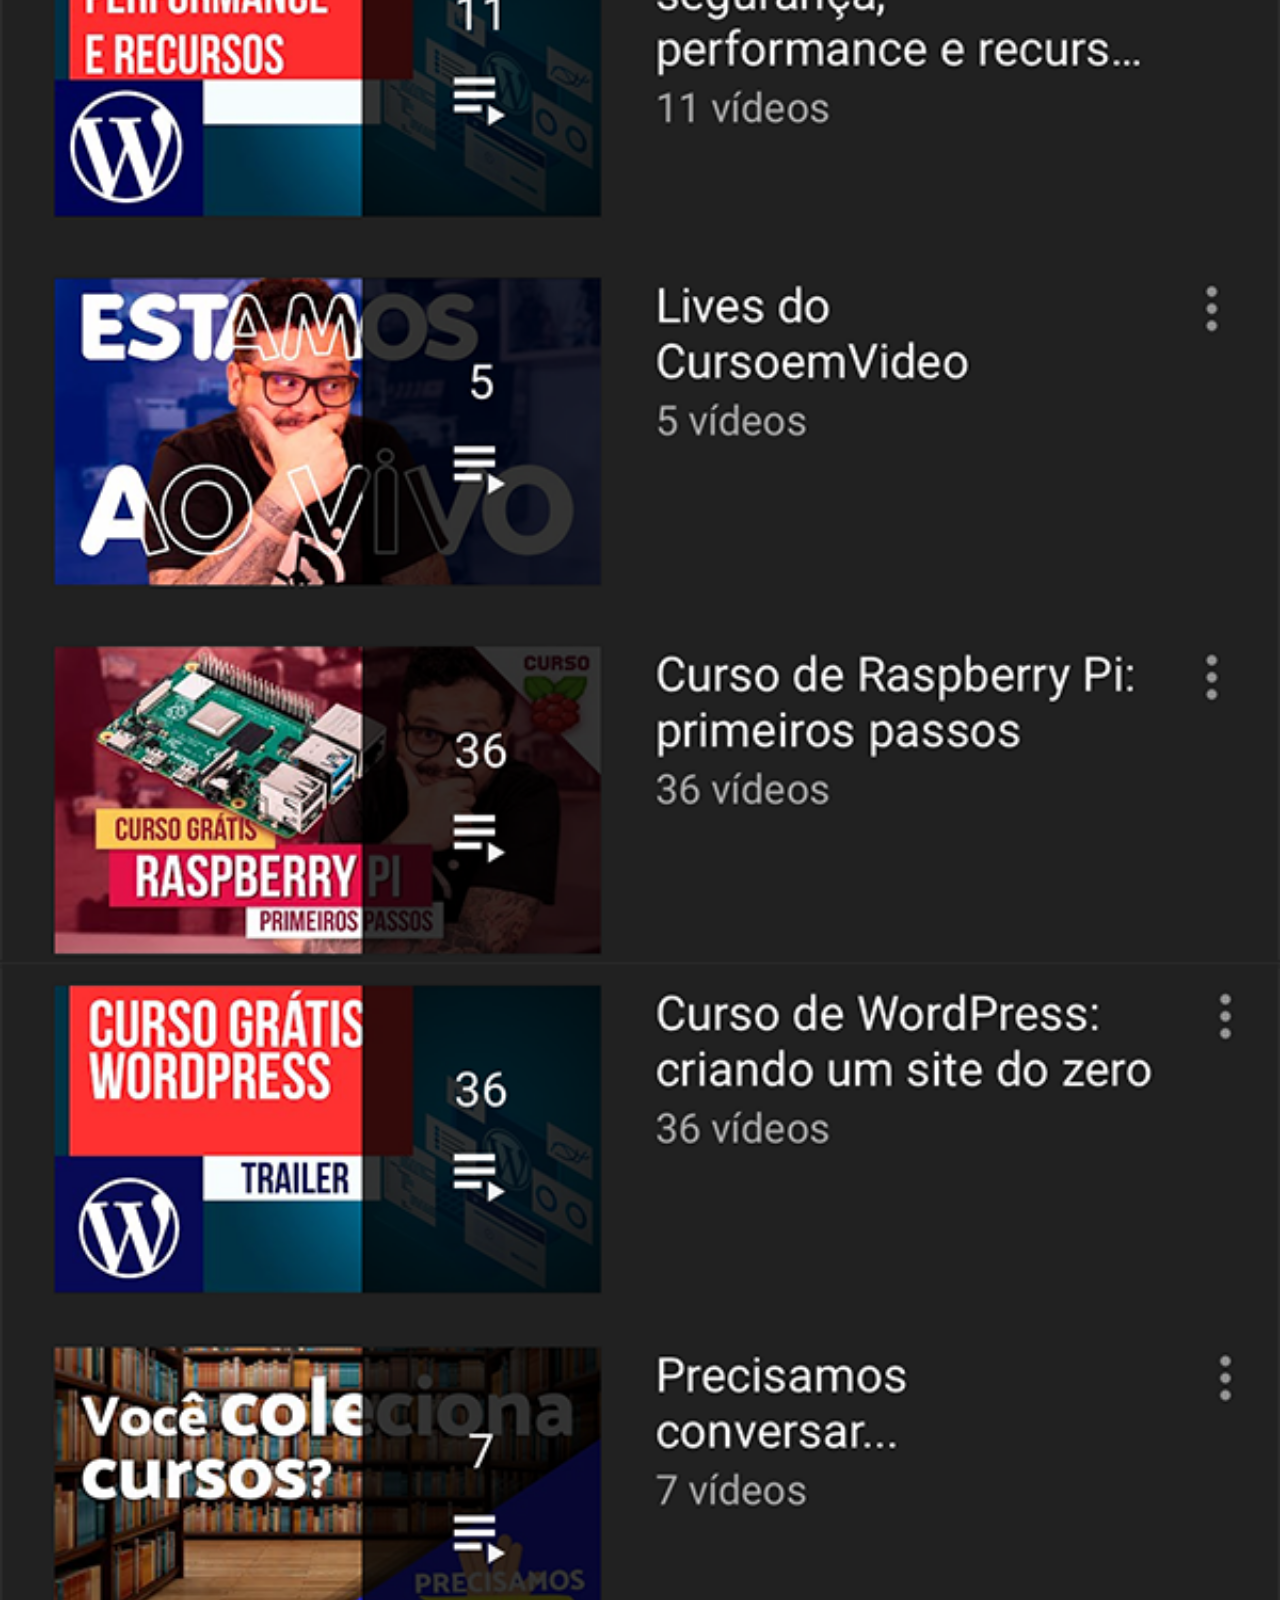
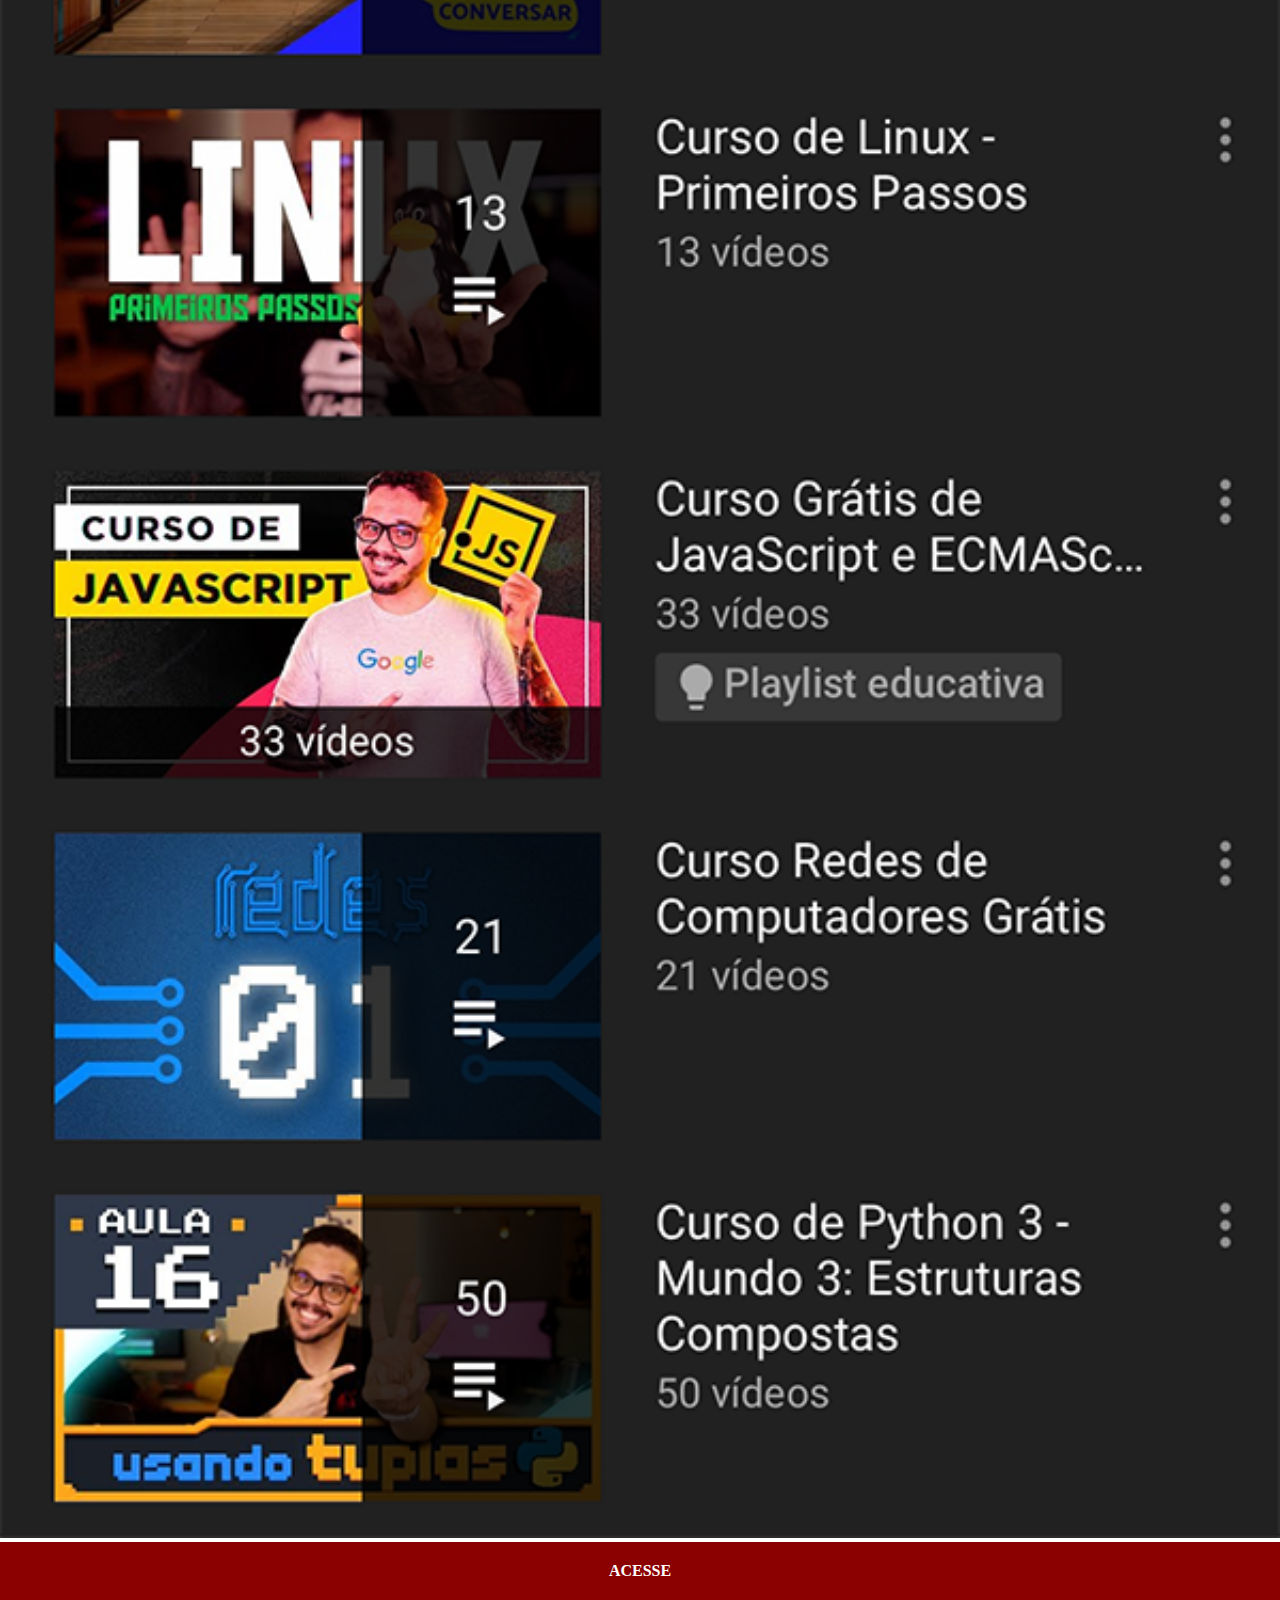
<file: youtube.html>
<!DOCTYPE html>
<html lang="pt-br">
<head>
    <meta charset="UTF-8">
    <meta name="viewport" content="width=device-width, initial-scale=1.0">
    <title>Youtube</title>
    <link rel="stylesheet" href="estilos/social.css">
</head>
<body>
    <img src="imagens/tela-youtube.png" alt="Imagen do youtube Curso em Vídeo">
    <a href="https://www.youtube.com/@CursoemVideo/playlists" target="_blank">ACESSE</a>
</body>
</html>
</file>
<file: estilos/style.css>
@charset "UTF-8";
    
*{
    margin: 0px;
    padding: 0px;
    font-family: Arial, Helvetica, sans-serif;
}

html, body{
    height: 100vh;
    width: 100vw;
    background-color: black;
}

body{
background: url(../imagens/fundo-madeira.jpg) top center no-repeat;
background-size: cover;
background-attachment: fixed;
}

main{
    position: relative;
    height: 100vh;
}

section#telefone{
    position: absolute;
    top: 50%;
    left: 50%;
    transform: translate(-50%,-50%);
    height: 627px;
    width: 311px;
    background: url(../imagens/frame-iphone.png) no-repeat; 
}

iframe#tela{
    position: relative;
    top: 80px;
    left: 22px;
    height: 471px;
    width: 267px;
}

section#redes-sociais{
    text-align: right;
}
section#redes-sociais img{
    width: 50px;
    margin: 7px;
    border-radius: 50%;
    box-shadow: 2px 2px 2px rgba(0, 0, 0, 0.466);
    box-sizing: border-box;
}
section#redes-sociais img:hover{
    border: 2px solid rgba(255, 255, 255, 0.521);
    transform: translate(-3%, -3%);
    box-shadow: 5px 5px 10px rgba(0, 0, 0, 0.479);
    transition: transform 0.3s, border 0.2s;
}
</file>
<file: estilos/social.css>
@charset "UTF-8";

*{
    margin: 0px;
    padding: 0px;
}
::-webkit-scrollbar{
    width: 0px;
    height: 0px;
    font-family: Arial, Helvetica, sans-serif;
}
img{
    width: 100vw;
}
a{
    display: block;
    background-color:darkred;
    color: white;
    padding: 20px;
    font-weight: bolder;
    text-decoration: none;
    text-align: center;
}
a:hover{
    background-color:red;
}
</file>
